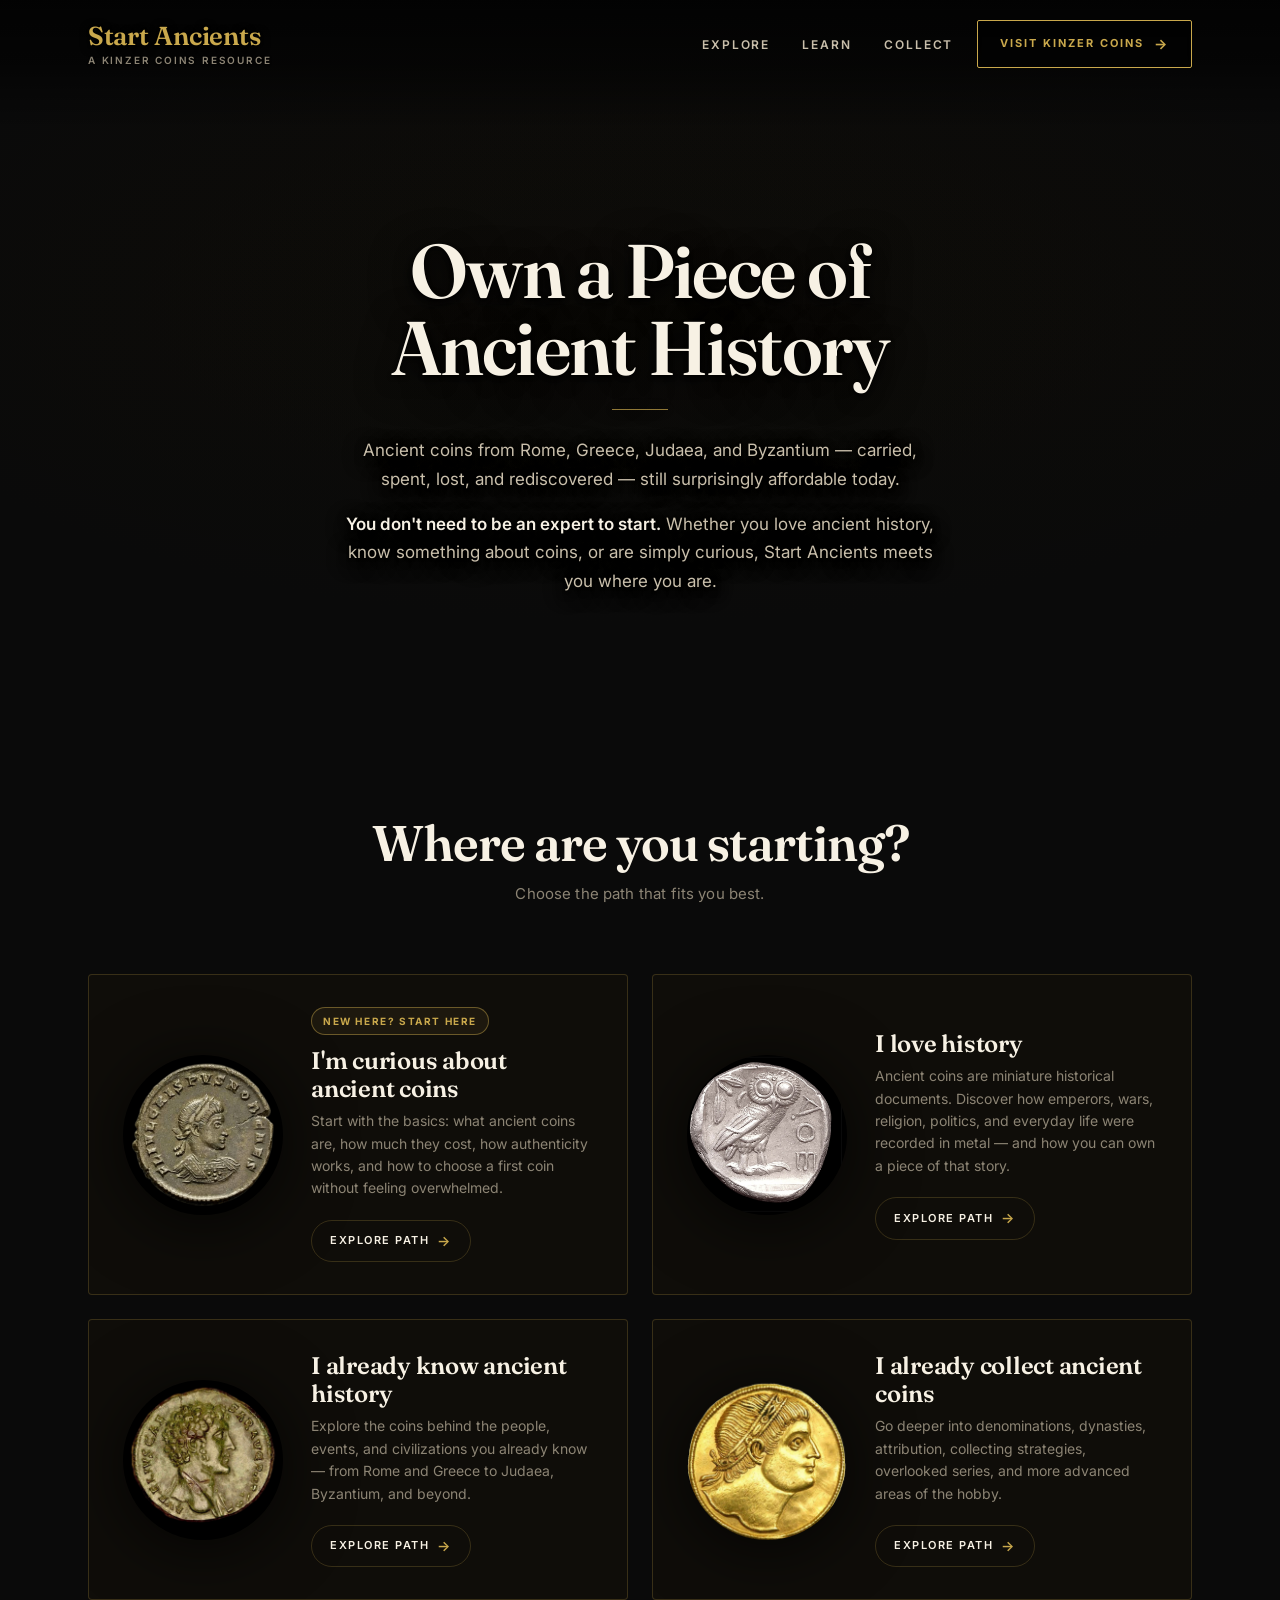
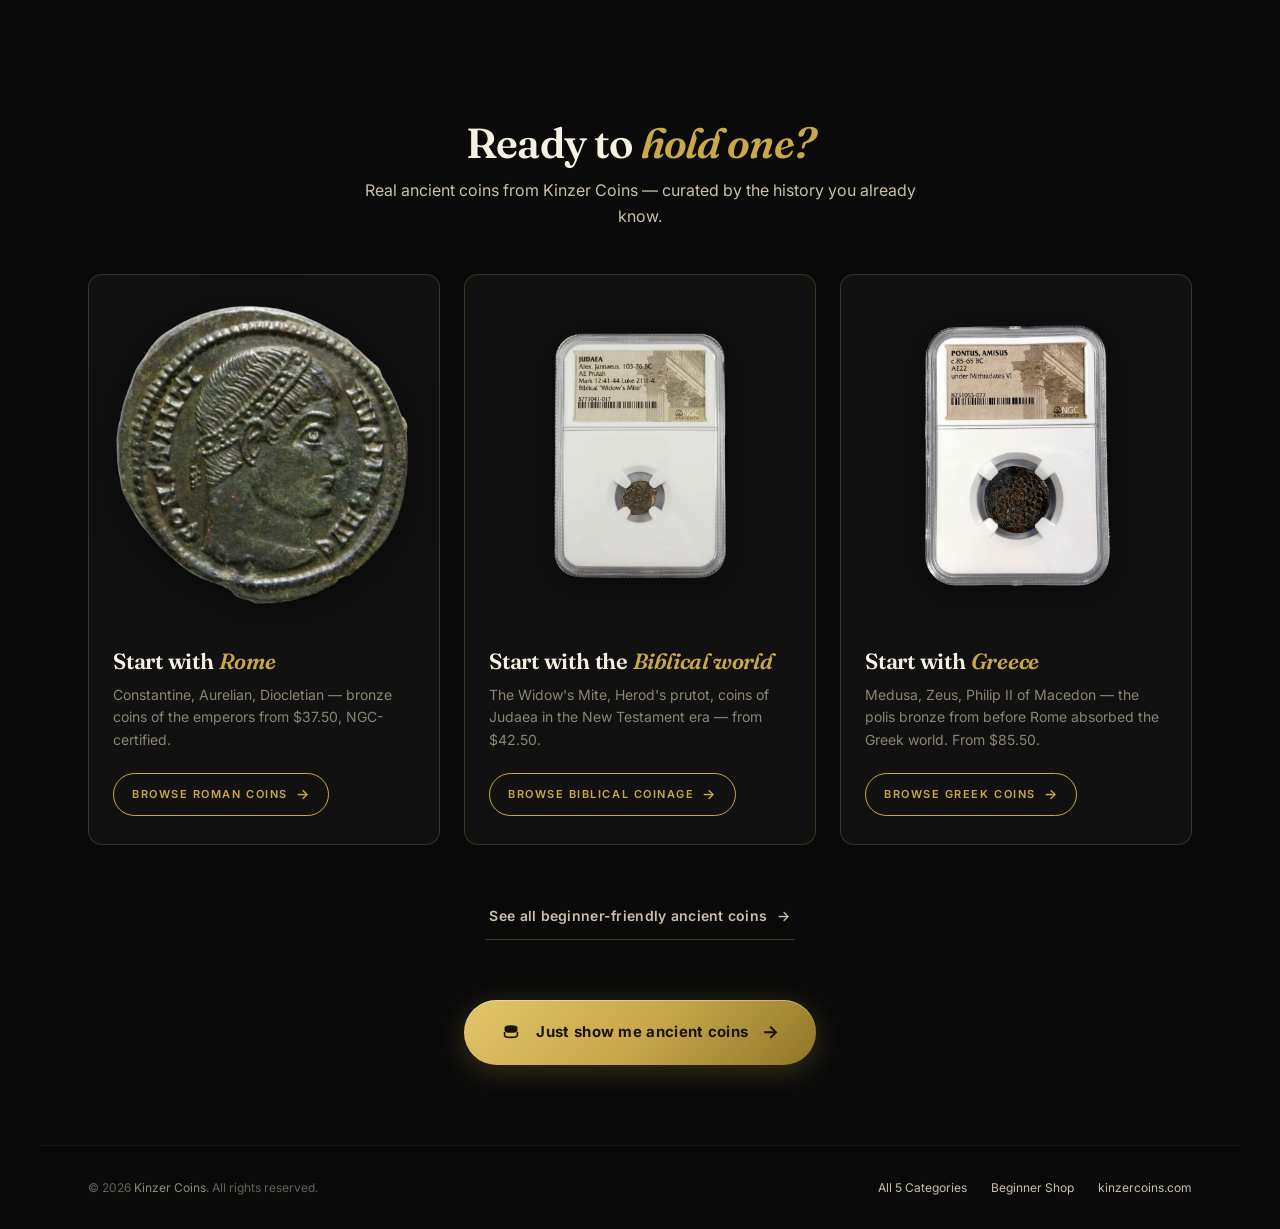
<file: index.html>
<!DOCTYPE html>
<html lang="en">
<head>
  <meta charset="UTF-8"/>
  <meta name="viewport" content="width=device-width,initial-scale=1.0"/>
  <title>Start Ancients — A Kinzer Coins Resource</title>
  <meta name="description" content="Own a piece of ancient history. Real coins from Rome, Greece, Judaea, Byzantium and beyond — still surprisingly affordable. A guided discovery engine for history fans, beginners, and collectors."/>
  <link rel="canonical" href="https://startancients.com/"/>

  <link rel="icon" type="image/png" href="logo.png"/>
  <link rel="apple-touch-icon" href="logo.png"/>

  <meta property="og:title" content="Start Ancients — A Kinzer Coins Resource"/>
  <meta property="og:description" content="Own a piece of ancient history. Real coins from Rome, Greece, Judaea, Byzantium and beyond — still surprisingly affordable. Where are you starting?"/>
  <meta property="og:image" content="https://startancients.com/logo.png"/>
  <meta property="og:type" content="website"/>
  <meta property="og:url" content="https://startancients.com/"/>
  <meta property="og:site_name" content="Kinzer Coins"/>

  <meta name="twitter:card" content="summary_large_image"/>
  <meta name="twitter:title" content="Start Ancients — A Kinzer Coins Resource"/>
  <meta name="twitter:description" content="Own a piece of ancient history. Real coins from Rome, Greece, Judaea, Byzantium and beyond — still surprisingly affordable. Where are you starting?"/>
  <meta name="twitter:image" content="https://startancients.com/logo.png"/>

  <script type="application/ld+json">
  {
    "@context": "https://schema.org",
    "@graph": [
      {"@type":"Organization","@id":"https://kinzercoins.com/#organization","name":"Kinzer Coins","url":"https://kinzercoins.com/","logo":{"@type":"ImageObject","url":"https://startancients.com/logo.png"},"foundingDate":"2022","sameAs":["https://startancients.com/"]},
      {"@type":"WebSite","@id":"https://startancients.com/#website","url":"https://startancients.com/","name":"Start Ancients","description":"A guided discovery engine for ancient coin collecting, curated by Kinzer Coins.","publisher":{"@id":"https://kinzercoins.com/#organization"},"inLanguage":"en"},
      {"@type":"WebPage","@id":"https://startancients.com/#webpage","url":"https://startancients.com/","name":"Start Ancients — A Kinzer Coins Resource","isPartOf":{"@id":"https://startancients.com/#website"},"about":{"@id":"https://kinzercoins.com/#organization"},"inLanguage":"en"}
    ]
  }
  </script>

  <link rel="preconnect" href="https://fonts.googleapis.com"/>
  <link rel="preconnect" href="https://fonts.gstatic.com" crossorigin/>
  <link href="https://fonts.googleapis.com/css2?family=Fraunces:opsz,wght@9..144,400;9..144,600;9..144,800&family=Inter:wght@400;500;600;700&display=swap" rel="stylesheet"/>
  <link rel="preconnect" href="https://d8j0ntlcm91z4.cloudfront.net" crossorigin/>
  <link rel="preconnect" href="https://kinzercoins.com" crossorigin/>
  <link rel="preload" as="image" href="/assets/coins/love-history.jpeg"/>
  <link rel="preload" as="image" href="/assets/coins/curious.png"/>
  <link rel="preload" as="image" href="/assets/coins/know-history.jpeg"/>
  <link rel="preload" as="image" href="/assets/coins/collect.png"/>

<style>
/* ═══════ TOKENS ══════════════════════════════════════════════ */
:root{
  --bg:    #0A0A0A;
  --bg2:   #111;
  --bg3:   #171716;
  --ink:   #F7F1E4;
  --ink2:  #C9BFAB;
  --ink3:  #8C8474;
  --ink4:  #5A5449;
  --gold:  #C9A84C;
  --gold2: #E4C46A;
  --gold3: #8E7628;
  --line:  rgba(201,168,76,.22);
  --line2: rgba(255,255,255,.06);
  --serif: 'Fraunces', ui-serif, Georgia, serif;
  --sans:  'Inter', system-ui, -apple-system, Segoe UI, sans-serif;
  --rp:    999px;
  --e1:    cubic-bezier(.16,1,.3,1);
  --g:     clamp(20px, 4vw, 48px);
  --mx:    1200px;
  --nav-h: 88px;
}

*,*::before,*::after{box-sizing:border-box;margin:0;padding:0;}
html{scroll-behavior:smooth;}
body{
  background:var(--bg);color:var(--ink);
  font-family:var(--sans);font-size:16px;line-height:1.6;
  -webkit-font-smoothing:antialiased;
  overflow-x:hidden;
}
img,svg{display:block;max-width:100%;}
a{color:inherit;text-decoration:none;}
button{font:inherit;color:inherit;background:none;border:none;cursor:pointer;}

/* ═══════ HEADER ══════════════════════════════════════════════ */
.head-bg{
  position:absolute;top:0;left:0;right:0;height:130px;z-index:9;pointer-events:none;
  background:linear-gradient(to bottom,rgba(0,0,0,.78) 0%,rgba(0,0,0,.55) 50%,rgba(0,0,0,0) 100%);
}
.head{
  position:absolute;top:0;left:0;right:0;z-index:10;
  padding:20px var(--g);
  display:flex;align-items:center;gap:24px;
  max-width:var(--mx);margin:0 auto;
}
.brand{display:flex;flex-direction:column;line-height:1;min-width:0;flex-shrink:0;}
.brand-name{
  font-family:var(--serif);font-size:26px;font-weight:600;letter-spacing:-.01em;
  color:var(--gold);white-space:nowrap;
  text-shadow:0 1px 3px rgba(0,0,0,.9),0 2px 10px rgba(0,0,0,.7);
}
.brand-sub{
  font-size:10px;font-weight:600;letter-spacing:.18em;text-transform:uppercase;
  color:var(--ink3);margin-top:6px;white-space:nowrap;
  text-shadow:0 1px 2px rgba(0,0,0,.85);
}
.nav{display:flex;gap:32px;margin-left:auto;}
.nav a{
  font-size:12px;font-weight:600;letter-spacing:.16em;text-transform:uppercase;
  color:var(--ink2);transition:color .2s;
}
.nav a:hover{color:var(--gold);}
.cta-visit{
  border:1px solid var(--gold);color:var(--gold);
  padding:12px 22px;border-radius:2px;
  font-size:11px;font-weight:700;letter-spacing:.18em;text-transform:uppercase;
  display:inline-flex;align-items:center;gap:10px;
  transition:background .2s,color .2s;
  white-space:nowrap;flex-shrink:0;
  background:rgba(0,0,0,.35);backdrop-filter:blur(4px);
  text-shadow:0 1px 2px rgba(0,0,0,.85);
}
.cta-visit:hover{background:var(--gold);color:var(--bg);text-shadow:none;}
.cta-visit::after{content:'→';font-size:14px;}
.cta-visit .cta-full{display:inline;}
.cta-visit .cta-short{display:none;}

/* ═══════ HERO ═══════════════════════════════════════════════ */
.hero{
  position:relative;min-height:min(760px,90vh);
  padding:calc(var(--nav-h) + 40px) var(--g) 60px;
  display:flex;align-items:center;justify-content:center;
  overflow:hidden;
  background:
    radial-gradient(ellipse 90% 60% at 50% 40%,rgba(20,15,5,.55) 0%,transparent 70%),
    #0A0A0A;
}
.hero-illust{
  position:absolute;inset:0;
  background-image:url('https://d8j0ntlcm91z4.cloudfront.net/user_3CIwHC9cSeSP5IcEtn4x6k0fty6/hf_20260916_154203_e5c168af-d2f2-4541-8921-5e975635ee38.png');
  background-size:cover;background-position:center;
  opacity:1;
  z-index:0;
}
.hero::after{
  content:'';position:absolute;inset:0;z-index:1;pointer-events:none;
  background:
    radial-gradient(ellipse 55% 45% at 50% 45%,rgba(10,10,10,.55) 0%,transparent 70%),
    linear-gradient(to bottom,rgba(10,10,10,.15) 0%,rgba(10,10,10,.1) 45%,rgba(10,10,10,.92) 100%);
}
.hcon{position:relative;z-index:2;text-align:center;max-width:760px;}
.hh1{
  font-family:var(--serif);
  font-size:clamp(40px,6.2vw,76px);font-weight:600;
  line-height:1.02;letter-spacing:-.02em;color:var(--ink);
  margin-bottom:22px;
  text-shadow:
    0 2px 4px  rgba(0,0,0,.95),
    0 4px 18px rgba(0,0,0,.8),
    0 8px 40px rgba(0,0,0,.55);
}
.hdiv{
  width:56px;height:1px;background:var(--gold);margin:20px auto 26px;opacity:.7;
  box-shadow:0 0 12px rgba(0,0,0,.6);
}
.hlead{
  font-size:clamp(15px,1.4vw,17px);color:var(--ink2);
  max-width:600px;margin:0 auto 16px;line-height:1.7;
  text-shadow:
    0 1px 3px  rgba(0,0,0,.95),
    0 2px 10px rgba(0,0,0,.85),
    0 4px 22px rgba(0,0,0,.6);
}
.hlead:last-child{margin-bottom:0;}
.hlead strong{color:var(--ink);font-weight:600;}

/* Section header above the 4 path cards */
.paths-intro{
  padding:56px var(--g) 8px;
  max-width:var(--mx);margin:0 auto;
  text-align:center;
}
.paths-h2{
  font-family:var(--serif);
  font-size:clamp(30px,4vw,50px);font-weight:600;
  line-height:1.08;letter-spacing:-.02em;color:var(--ink);
  margin-bottom:12px;
}
.paths-sub{
  color:var(--ink3);font-size:15px;letter-spacing:.01em;
}

/* ═══════ PATH GRID ══════════════════════════════════════════ */
.paths{
  padding:60px var(--g) 40px;
  max-width:var(--mx);margin:0 auto;
  display:grid;grid-template-columns:1fr 1fr;
  gap:24px;
}
.path{
  position:relative;
  background:rgba(20,17,10,.55);
  border:1px solid var(--line);
  border-radius:4px;
  padding:32px 34px;
  display:grid;grid-template-columns:160px 1fr;gap:28px;align-items:center;
  transition:border-color .3s var(--e1),transform .3s var(--e1),background .3s var(--e1);
  overflow:hidden;
}
.path::before{
  content:'';position:absolute;inset:0;z-index:0;pointer-events:none;
  background:radial-gradient(ellipse 60% 100% at 0% 50%,rgba(201,168,76,.06),transparent 70%);
  opacity:0;transition:opacity .3s;
}
.path:hover{border-color:rgba(201,168,76,.45);background:rgba(24,20,12,.7);}
.path:hover::before{opacity:1;}
.path-img{
  position:relative;z-index:1;
  width:160px;height:160px;
  display:flex;align-items:center;justify-content:center;
  background:radial-gradient(circle,rgba(255,255,255,.04) 0%,transparent 65%);
}
.path-img img{
  max-width:100%;max-height:100%;
  border-radius:50%;
  filter:drop-shadow(0 8px 34px rgba(0,0,0,.75));
  object-fit:cover;
  width:100%;height:100%;
  transform-origin:50% 50%;
  animation:coin-sway 8s ease-in-out infinite;
  will-change:transform;
  backface-visibility:hidden;
}
/* Stagger each card so they don't move in lockstep */
.paths .path:nth-child(1) .path-img img{animation-delay:0s;}
.paths .path:nth-child(2) .path-img img{animation-delay:-2s;}
.paths .path:nth-child(3) .path-img img{animation-delay:-4s;}
.paths .path:nth-child(4) .path-img img{animation-delay:-6s;}
@keyframes coin-sway{
  0%,100%{transform:perspective(1000px) rotateY(-32deg) rotateX(4deg);}
  50%    {transform:perspective(1000px) rotateY(32deg)  rotateX(-4deg);}
}
/* Pause the sway on hover so the visitor gets a clean look at the coin */
.path:hover .path-img img{animation-play-state:paused;transform:perspective(1000px) rotateY(0deg);transition:transform .5s cubic-bezier(.16,1,.3,1);}
@media (prefers-reduced-motion:reduce){
  .path-img img{animation:none;transform:none;}
}
.path-body{position:relative;z-index:1;}
.path-badge{
  display:inline-block;
  font-size:10px;font-weight:700;letter-spacing:.16em;text-transform:uppercase;
  color:var(--gold);
  padding:5px 11px;
  border:1px solid rgba(201,168,76,.45);
  border-radius:999px;
  background:rgba(201,168,76,.08);
  margin-bottom:12px;
  white-space:nowrap;
}
.path-title{
  font-family:var(--serif);font-size:24px;font-weight:600;
  line-height:1.15;color:var(--ink);margin-bottom:8px;letter-spacing:-.01em;
}
.path-desc{
  font-size:14px;color:var(--ink3);line-height:1.6;margin-bottom:20px;
  max-width:360px;
}
.path-btn{
  display:inline-flex;align-items:center;gap:8px;
  border:1px solid var(--line);color:var(--ink);
  padding:9px 18px;border-radius:var(--rp);
  font-size:11px;font-weight:600;letter-spacing:.14em;text-transform:uppercase;
  transition:border-color .2s,color .2s,background .2s;
}
.path-btn::after{content:'→';font-size:14px;color:var(--gold);}
.path:hover .path-btn{border-color:var(--gold);color:var(--gold);}
.path:hover .path-btn::after{transform:translateX(2px);}

/* ═══════ SHOP CTA ═══════════════════════════════════════════ */
.shop-cta-wrap{
  padding:20px var(--g) 80px;
  display:flex;justify-content:center;
}
.shop-cta{
  display:inline-flex;align-items:center;gap:14px;
  background:linear-gradient(135deg,var(--gold2) 0%,var(--gold) 50%,var(--gold3) 100%);
  color:#1a1408;font-weight:700;letter-spacing:.02em;
  padding:18px 36px;border-radius:var(--rp);
  font-size:15px;
  box-shadow:0 6px 30px rgba(201,168,76,.25),inset 0 1px 0 rgba(255,255,255,.35);
  transition:transform .2s,box-shadow .2s;
}
.shop-cta::before{
  content:'';width:22px;height:22px;
  background:currentColor;
  -webkit-mask:url("data:image/svg+xml;utf8,<svg xmlns='http://www.w3.org/2000/svg' viewBox='0 0 24 24' fill='currentColor'><ellipse cx='12' cy='7' rx='7' ry='2.4'/><path d='M5 7v3.5c0 1.3 3.1 2.4 7 2.4s7-1.1 7-2.4V7'/><path d='M5 12v3.5c0 1.3 3.1 2.4 7 2.4s7-1.1 7-2.4V12' fill='none' stroke='currentColor' stroke-width='1.8'/></svg>") center/contain no-repeat;
          mask:url("data:image/svg+xml;utf8,<svg xmlns='http://www.w3.org/2000/svg' viewBox='0 0 24 24' fill='currentColor'><ellipse cx='12' cy='7' rx='7' ry='2.4'/><path d='M5 7v3.5c0 1.3 3.1 2.4 7 2.4s7-1.1 7-2.4V7'/><path d='M5 12v3.5c0 1.3 3.1 2.4 7 2.4s7-1.1 7-2.4V12' fill='none' stroke='currentColor' stroke-width='1.8'/></svg>") center/contain no-repeat;
}
.shop-cta::after{content:'→';font-size:18px;}
.shop-cta:hover{transform:translateY(-2px);box-shadow:0 10px 36px rgba(201,168,76,.35),inset 0 1px 0 rgba(255,255,255,.35);}

/* ═══════ SHOP PREVIEW MODULE ══════════════════════════════ */
.shop-preview{
  padding:80px var(--g) 40px;
  max-width:var(--mx);
  margin:0 auto;
}
.shop-preview-head{
  text-align:center;margin-bottom:44px;
}
.shop-preview-h2{
  font-family:var(--serif);font-size:clamp(30px,4vw,42px);font-weight:600;
  color:var(--ink);letter-spacing:-.02em;line-height:1.1;
  margin-bottom:12px;
}
.shop-preview-h2 em{color:var(--gold);font-style:italic;}
.shop-preview-sub{
  font-size:16px;color:var(--ink2);
  max-width:560px;margin:0 auto;
}
.shop-preview-grid{
  display:grid;grid-template-columns:repeat(3,1fr);
  gap:24px;margin-bottom:40px;
}
.shop-card{
  display:flex;flex-direction:column;
  background:var(--bg2);
  border:1px solid var(--line);
  border-radius:14px;
  overflow:hidden;
  transition:transform .3s var(--e1),border-color .2s,background .2s;
  color:var(--ink);
}
.shop-card:hover{
  border-color:rgba(201,168,76,.5);
  background:rgba(24,20,12,.75);
  transform:translateY(-3px);
}
.shop-card-img{
  aspect-ratio:1/1;
  background:transparent;
  display:flex;align-items:center;justify-content:center;
  padding:28px 22px 16px;
}
.shop-card-img img{
  max-width:100%;max-height:100%;
  object-fit:contain;
  display:block;
  filter:drop-shadow(0 6px 18px rgba(0,0,0,.55));
  transition:transform .5s var(--e1);
}
.shop-card:hover .shop-card-img img{transform:translateY(-4px) scale(1.02);}
.shop-card-body{
  padding:24px 24px 28px;
  display:flex;flex-direction:column;flex:1;
}
.shop-card-title{
  font-family:var(--serif);font-size:22px;font-weight:600;
  color:var(--ink);letter-spacing:-.01em;line-height:1.15;
  margin-bottom:10px;
}
.shop-card-title em{color:var(--gold);font-style:italic;}
.shop-card-desc{
  font-size:14px;color:var(--ink3);line-height:1.6;
  margin-bottom:22px;flex:1;
}
.shop-card-cta{
  display:inline-flex;align-items:center;gap:8px;
  border:1px solid var(--gold);color:var(--gold);
  padding:9px 18px;border-radius:var(--rp);
  font-size:11px;font-weight:600;letter-spacing:.14em;text-transform:uppercase;
  align-self:flex-start;
  transition:background .2s,color .2s;
}
.shop-card-cta::after{content:'→';font-size:14px;}
.shop-card:hover .shop-card-cta{background:var(--gold);color:#1a1408;}
.shop-preview-foot{text-align:center;padding-top:8px;}
.shop-preview-all{
  display:inline-flex;align-items:center;gap:10px;
  font-size:14px;font-weight:600;color:var(--ink2);
  letter-spacing:.02em;
  padding:12px 4px;
  border-bottom:1px solid rgba(201,168,76,.28);
  transition:color .2s,border-color .2s;
}
.shop-preview-all:hover{color:var(--gold);border-color:var(--gold);}
@media (max-width: 820px){
  .shop-preview{padding:56px var(--g) 24px;}
  .shop-preview-grid{grid-template-columns:1fr;gap:18px;}
  .shop-card-img{aspect-ratio:auto;height:220px;padding:18px;}
}

/* ═══════ FOOTER ═════════════════════════════════════════════ */
.foot{
  border-top:1px solid var(--line2);
  padding:32px var(--g);
  display:flex;align-items:center;justify-content:space-between;flex-wrap:wrap;gap:16px;
  max-width:var(--mx);margin:0 auto;
  font-size:12px;color:var(--ink3);
}
.foot a{color:var(--ink2);}
.foot a:hover{color:var(--gold);}
.foot-links{display:flex;gap:24px;flex-wrap:wrap;}
.foot-copy{opacity:.7;}

/* ═══════ RESPONSIVE ════════════════════════════════════════ */
@media (max-width:900px){
  .nav{display:none;}
  .head{padding:18px var(--g);}
  .paths{grid-template-columns:1fr;gap:16px;}
  .path{grid-template-columns:100px 1fr;gap:20px;padding:24px 22px;}
  .path-img{width:100px;height:100px;}
  .path-title{font-size:20px;}
}
@media (max-width:520px){
  .brand-sub{display:none;}
  .brand-name{font-size:22px;}
  .cta-visit{padding:9px 12px;font-size:10px;letter-spacing:.12em;gap:6px;}
  .cta-visit .cta-full{display:none;}
  .cta-visit .cta-short{display:inline;}
  .head{padding:14px var(--g);gap:12px;}
  .hero{min-height:70vh;padding-top:calc(var(--nav-h));}
  .hh1{font-size:clamp(36px,10vw,52px);}
  .path{grid-template-columns:1fr;text-align:left;padding:22px;}
  .path-img{margin-bottom:6px;width:80px;height:80px;}
}
/* Touch: no sticky hover */
@media (hover:none) and (pointer:coarse){
  .path:hover,.cta-visit:hover,.shop-cta:hover{transform:none;}
}
/* A11y focus */
:focus{outline:none;}
a:focus-visible,button:focus-visible{outline:2px solid var(--gold);outline-offset:3px;border-radius:6px;}
@media (prefers-reduced-motion:reduce){*,*::before,*::after{animation-duration:.001s!important;transition-duration:.001s!important;}}
</style>
</head>
<body>

<div class="head-bg" aria-hidden="true"></div>
<header class="head">
  <a href="/" class="brand" aria-label="Start Ancients — home">
    <span class="brand-name">Start Ancients</span>
    <span class="brand-sub">A Kinzer Coins Resource</span>
  </a>
  <nav class="nav" aria-label="Main navigation">
    <a href="/categories">Explore</a>
    <a href="/history-through-coins">Learn</a>
    <a href="/collector">Collect</a>
  </nav>
  <a href="https://kinzercoins.com" target="_blank" rel="noopener" class="cta-visit"><span class="cta-full">Visit Kinzer Coins</span><span class="cta-short">Visit Shop</span></a>
</header>

<section class="hero" aria-labelledby="hero-heading">
  <div class="hero-illust" aria-hidden="true"></div>
  <div class="hcon">
    <h1 class="hh1" id="hero-heading">Own a Piece of<br>Ancient History</h1>
    <div class="hdiv" aria-hidden="true"></div>
    <p class="hlead">Ancient coins from Rome, Greece, Judaea, and Byzantium — carried, spent, lost, and rediscovered — still surprisingly affordable today.</p>
    <p class="hlead"><strong>You don't need to be an expert to start.</strong> Whether you love ancient history, know something about coins, or are simply curious, Start Ancients meets you where you are.</p>
  </div>
</section>

<section class="paths-intro" aria-labelledby="paths-heading">
  <h2 class="paths-h2" id="paths-heading">Where are you starting?</h2>
  <p class="paths-sub">Choose the path that fits you best.</p>
</section>

<section class="paths" aria-label="Choose your path">

  <a href="/start-here" class="path">
    <div class="path-img"><img src="/assets/coins/curious.png" alt="Ancient Roman bronze — Crispus, son of Constantine" loading="eager" decoding="async"/></div>
    <div class="path-body">
      <div class="path-badge">New here? Start here</div>
      <div class="path-title">I'm curious about ancient coins</div>
      <p class="path-desc">Start with the basics: what ancient coins are, how much they cost, how authenticity works, and how to choose a first coin without feeling overwhelmed.</p>
      <span class="path-btn">Explore path</span>
    </div>
  </a>

  <a href="/love-history" class="path">
    <div class="path-img"><img src="/assets/coins/love-history.jpeg" alt="Athenian silver tetradrachm — Owl of Athena" loading="eager" decoding="async"/></div>
    <div class="path-body">
      <div class="path-title">I love history</div>
      <p class="path-desc">Ancient coins are miniature historical documents. Discover how emperors, wars, religion, politics, and everyday life were recorded in metal — and how you can own a piece of that story.</p>
      <span class="path-btn">Explore path</span>
    </div>
  </a>

  <a href="/history-through-coins" class="path">
    <div class="path-img"><img src="/assets/coins/know-history.jpeg" alt="Ancient Roman bronze — Marcus Aurelius as Caesar" loading="eager" decoding="async"/></div>
    <div class="path-body">
      <div class="path-title">I already know ancient history</div>
      <p class="path-desc">Explore the coins behind the people, events, and civilizations you already know — from Rome and Greece to Judaea, Byzantium, and beyond.</p>
      <span class="path-btn">Explore path</span>
    </div>
  </a>

  <a href="/collector" class="path">
    <div class="path-img"><img src="/assets/coins/collect.png" alt="Ancient gold coin — laureled imperial portrait" loading="eager" decoding="async"/></div>
    <div class="path-body">
      <div class="path-title">I already collect ancient coins</div>
      <p class="path-desc">Go deeper into denominations, dynasties, attribution, collecting strategies, overlooked series, and more advanced areas of the hobby.</p>
      <span class="path-btn">Explore path</span>
    </div>
  </a>

</section>

<section class="shop-preview" aria-labelledby="shop-preview-heading">
  <div class="shop-preview-head">
    <h2 class="shop-preview-h2" id="shop-preview-heading">Ready to <em>hold one?</em></h2>
    <p class="shop-preview-sub">Real ancient coins from Kinzer Coins — curated by the history you already know.</p>
  </div>

  <div class="shop-preview-grid">

    <a href="https://kinzercoins.com/collections/roman-empire?utm_source=startancients&amp;utm_medium=module&amp;utm_campaign=ready-to-hold&amp;utm_content=rome" target="_blank" rel="noopener" class="shop-card">
      <div class="shop-card-img"><img src="/assets/shop/constantine.png" alt="Constantine the Great NGC-certified Roman bronze coin" loading="lazy" decoding="async"/></div>
      <div class="shop-card-body">
        <div class="shop-card-title">Start with <em>Rome</em></div>
        <p class="shop-card-desc">Constantine, Aurelian, Diocletian — bronze coins of the emperors from $37.50, NGC-certified.</p>
        <span class="shop-card-cta">Browse Roman coins</span>
      </div>
    </a>

    <a href="https://kinzercoins.com/collections/biblical-judaean?utm_source=startancients&amp;utm_medium=module&amp;utm_campaign=ready-to-hold&amp;utm_content=biblical" target="_blank" rel="noopener" class="shop-card">
      <div class="shop-card-img"><img src="/assets/shop/widows-mite.png" alt="Alexander Jannaeus widow's mite Judaean bronze prutah in NGC slab" loading="lazy" decoding="async"/></div>
      <div class="shop-card-body">
        <div class="shop-card-title">Start with the <em>Biblical world</em></div>
        <p class="shop-card-desc">The Widow's Mite, Herod's prutot, coins of Judaea in the New Testament era — from $42.50.</p>
        <span class="shop-card-cta">Browse Biblical coinage</span>
      </div>
    </a>

    <a href="https://kinzercoins.com/collections/greek?utm_source=startancients&amp;utm_medium=module&amp;utm_campaign=ready-to-hold&amp;utm_content=greek" target="_blank" rel="noopener" class="shop-card">
      <div class="shop-card-img"><img src="/assets/shop/medusa.png" alt="Amisos Greek bronze coin featuring Medusa, struck under Mithradates VI, in NGC slab" loading="lazy" decoding="async"/></div>
      <div class="shop-card-body">
        <div class="shop-card-title">Start with <em>Greece</em></div>
        <p class="shop-card-desc">Medusa, Zeus, Philip II of Macedon — the polis bronze from before Rome absorbed the Greek world. From $85.50.</p>
        <span class="shop-card-cta">Browse Greek coins</span>
      </div>
    </a>

  </div>

  <div class="shop-preview-foot">
    <a href="https://kinzercoins.com/collections/im-new-to-ancient-coins?utm_source=startancients&amp;utm_medium=module&amp;utm_campaign=ready-to-hold&amp;utm_content=beginner-shop-all" target="_blank" rel="noopener" class="shop-preview-all">
      See all beginner-friendly ancient coins <span aria-hidden="true">→</span>
    </a>
  </div>
</section>

<div class="shop-cta-wrap">
  <a href="https://kinzercoins.com/collections/im-new-to-ancient-coins" target="_blank" rel="noopener" class="shop-cta">
    Just show me ancient coins
  </a>
</div>

<footer class="foot" role="contentinfo">
  <div class="foot-copy">&copy; 2026 <a href="https://kinzercoins.com" target="_blank" rel="noopener">Kinzer Coins</a>. All rights reserved.</div>
  <nav class="foot-links" aria-label="Footer navigation">
    <a href="/categories">All 5 Categories</a>
    <a href="https://kinzercoins.com/collections/im-new-to-ancient-coins" target="_blank" rel="noopener">Beginner Shop</a>
    <a href="https://kinzercoins.com" target="_blank" rel="noopener">kinzercoins.com</a>
  </nav>
</footer>

</body>
</html>
</file>
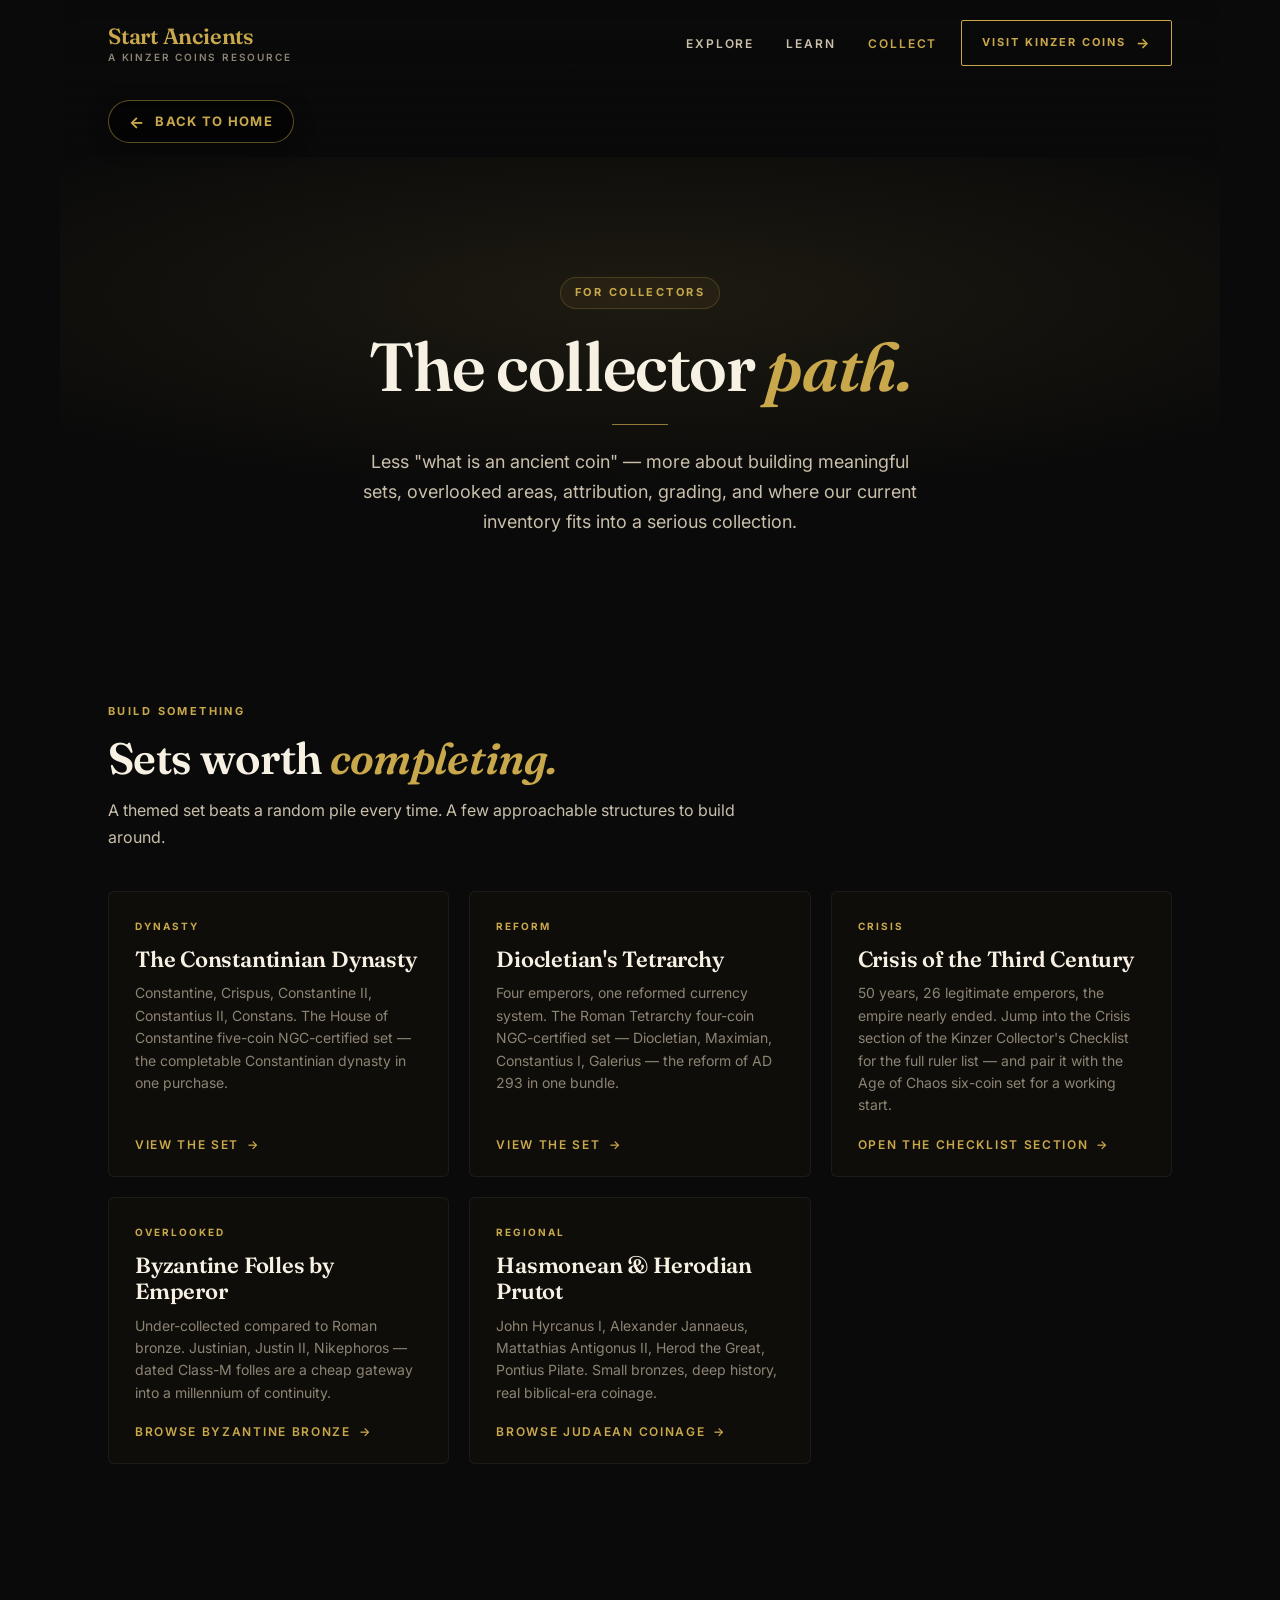
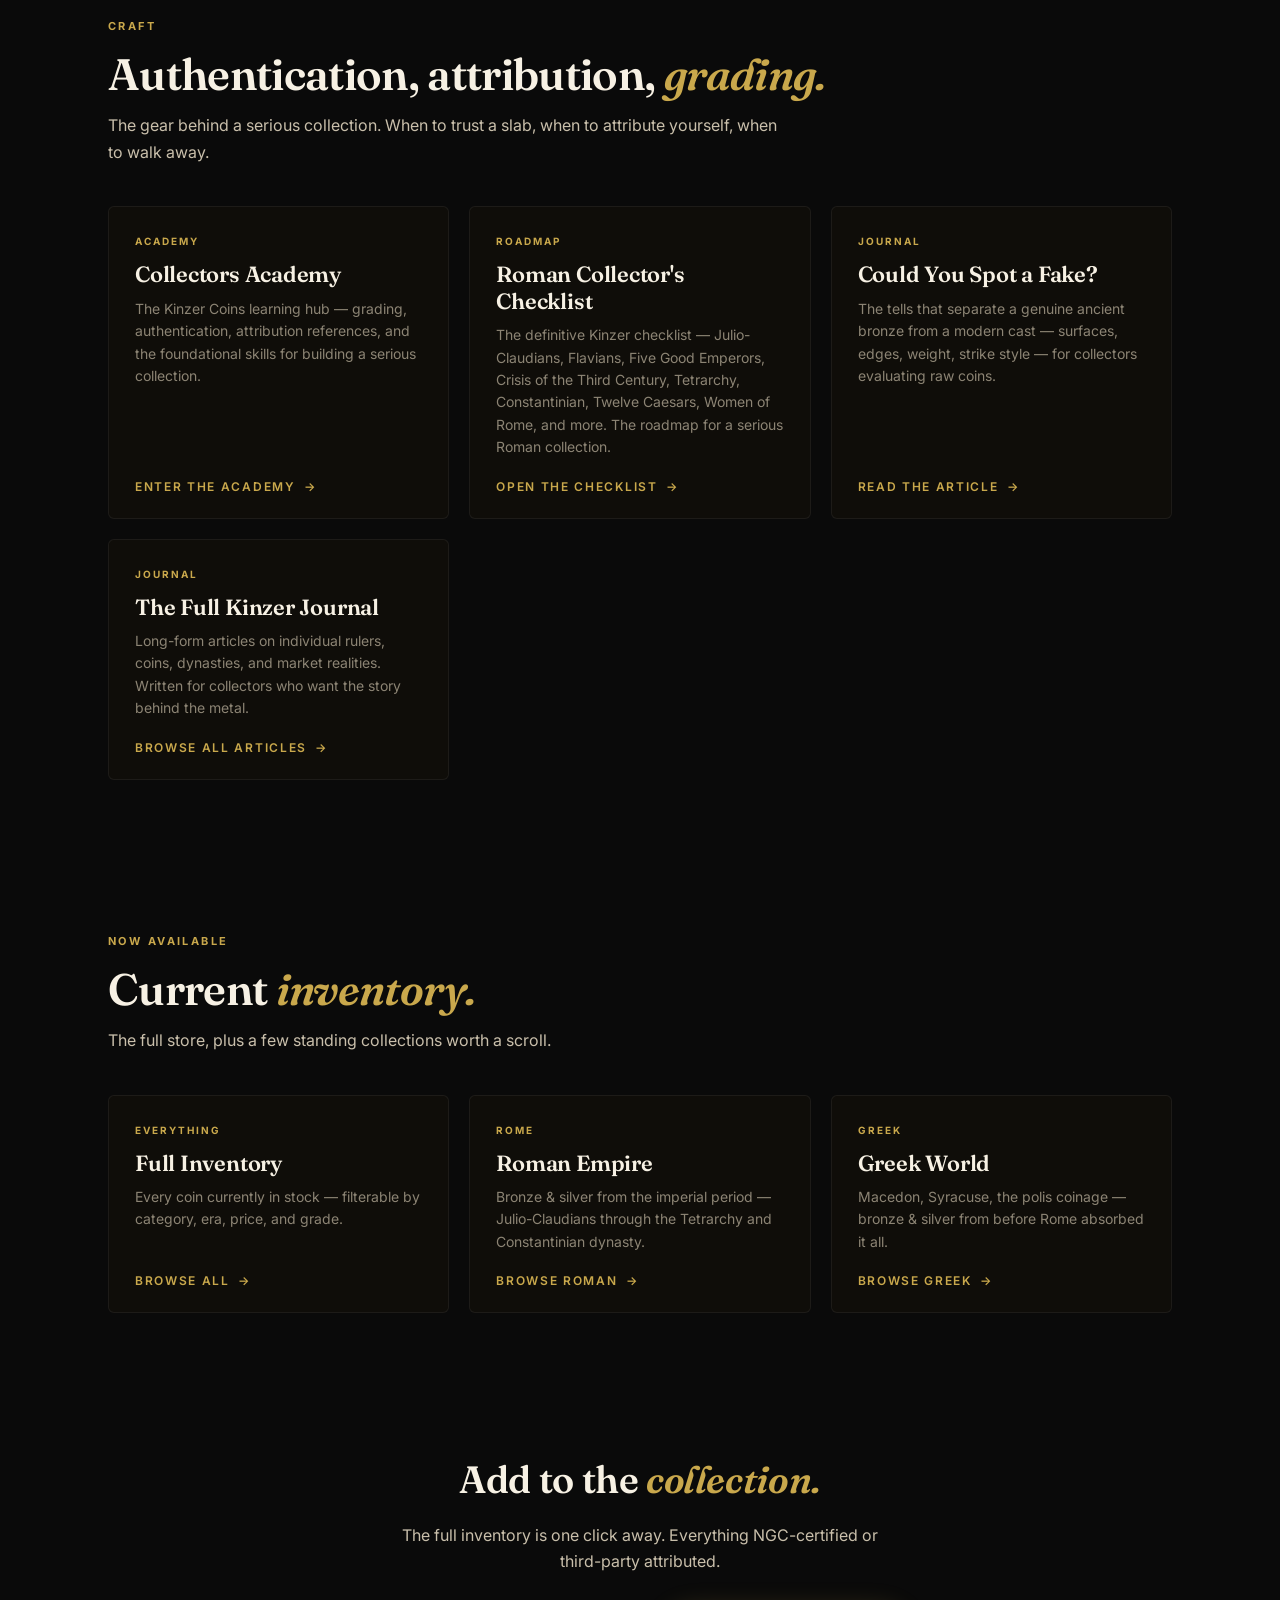
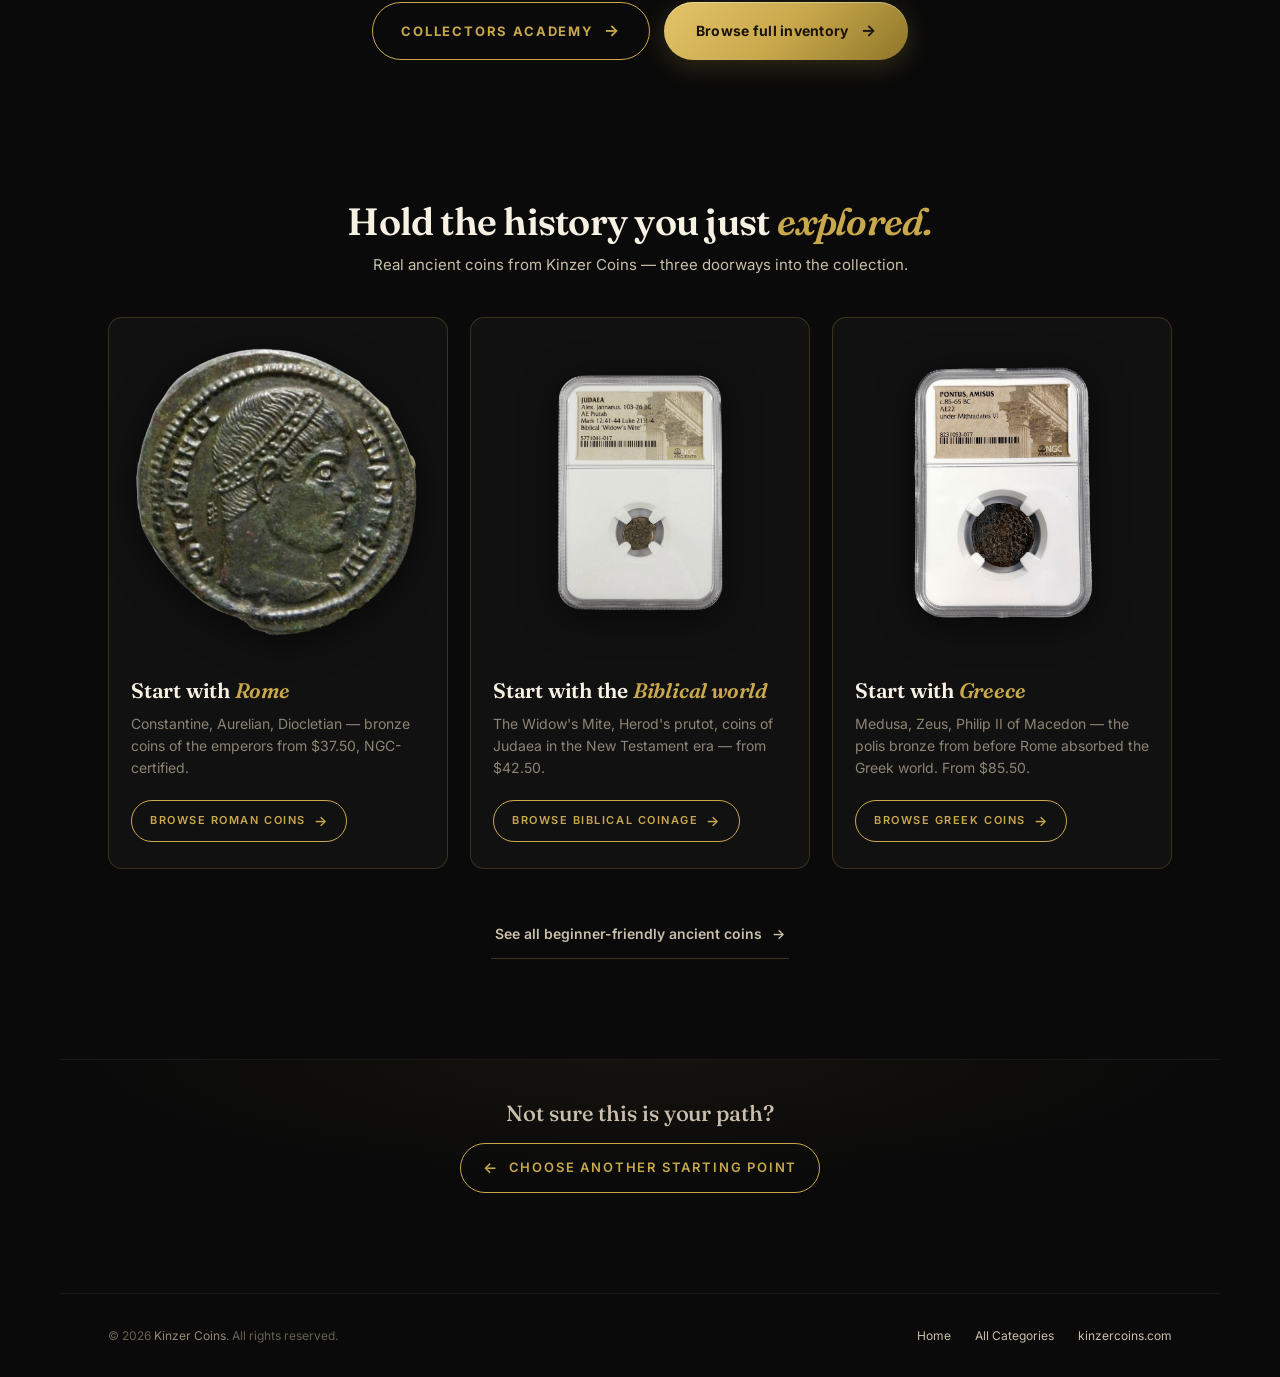
<file: collector.html>
<!DOCTYPE html>
<html lang="en">
<head>
  <meta charset="UTF-8"/>
  <meta name="viewport" content="width=device-width,initial-scale=1.0"/>
  <title>The Collector Path | Start Ancients</title>
  <meta name="description" content="For collectors already in the hobby. Building meaningful sets, overlooked collecting areas, denominations, dynasties, provincials, attribution, authentication, and grading."/>
  <link rel="canonical" href="https://startancients.com/collector"/>
  <link rel="icon" type="image/png" href="/logo.png"/>
  <meta property="og:title" content="The Collector Path"/>
  <meta property="og:description" content="Building meaningful sets, overlooked areas, and going deeper into the hobby."/>
  <meta property="og:image" content="https://startancients.com/logo.png"/>
  <meta property="og:type" content="website"/>
  <meta property="og:url" content="https://startancients.com/collector"/>
  <meta property="og:site_name" content="Kinzer Coins"/>
  <link rel="preconnect" href="https://fonts.googleapis.com"/>
  <link rel="preconnect" href="https://fonts.gstatic.com" crossorigin/>
  <link href="https://fonts.googleapis.com/css2?family=Fraunces:opsz,wght@9..144,400;9..144,600;9..144,800&family=Inter:wght@400;500;600;700&display=swap" rel="stylesheet"/>
  <link rel="stylesheet" href="/assets/paths.css"/>
</head>
<body>

<header class="head">
  <a href="/" class="brand" aria-label="Start Ancients — home">
    <span class="brand-name">Start Ancients</span>
    <span class="brand-sub">A Kinzer Coins Resource</span>
  </a>
  <nav class="nav" aria-label="Main navigation">
    <a href="/categories">Explore</a>
    <a href="/history-through-coins">Learn</a>
    <a href="/collector" class="active">Collect</a>
  </nav>
  <a href="https://kinzercoins.com" target="_blank" rel="noopener" class="cta-visit"><span class="cta-full">Visit Kinzer Coins</span><span class="cta-short">Visit Shop</span></a>
</header>

<div class="back"><a href="/">Back to Home</a></div>

<section class="phero" aria-labelledby="ph1">
  <div class="phero-inner">
    <div class="pkicker">For collectors</div>
    <h1 class="ph1" id="ph1">The collector <em>path.</em></h1>
    <div class="pdiv" aria-hidden="true"></div>
    <p class="psub">Less "what is an ancient coin" — more about building meaningful sets, overlooked areas, attribution, grading, and where our current inventory fits into a serious collection.</p>
  </div>
</section>

<section class="sec" aria-labelledby="build-heading">
  <div class="sec-lbl">Build Something</div>
  <h2 class="sec-h2" id="build-heading">Sets worth <em>completing.</em></h2>
  <p class="sec-intro">A themed set beats a random pile every time. A few approachable structures to build around.</p>

  <div class="tgrid">
    <a href="https://kinzercoins.com/products/house-of-constantine-five-ngc-roman-bronze-coins" target="_blank" rel="noopener" class="tcard">
      <div class="tcard-eyebrow">Dynasty</div>
      <div class="tcard-title">The Constantinian Dynasty</div>
      <p class="tcard-desc">Constantine, Crispus, Constantine II, Constantius II, Constans. The House of Constantine five-coin NGC-certified set — the completable Constantinian dynasty in one purchase.</p>
      <span class="tcard-cta">View the set</span>
    </a>
    <a href="https://kinzercoins.com/products/roman-tetrarchy-four-ngc-certified-coins" target="_blank" rel="noopener" class="tcard">
      <div class="tcard-eyebrow">Reform</div>
      <div class="tcard-title">Diocletian's Tetrarchy</div>
      <p class="tcard-desc">Four emperors, one reformed currency system. The Roman Tetrarchy four-coin NGC-certified set — Diocletian, Maximian, Constantius I, Galerius — the reform of AD 293 in one bundle.</p>
      <span class="tcard-cta">View the set</span>
    </a>
    <a href="https://kinzercoins.com/pages/checklist#kc-crisis-third-century" target="_blank" rel="noopener" class="tcard">
      <div class="tcard-eyebrow">Crisis</div>
      <div class="tcard-title">Crisis of the Third Century</div>
      <p class="tcard-desc">50 years, 26 legitimate emperors, the empire nearly ended. Jump into the Crisis section of the Kinzer Collector's Checklist for the full ruler list — and pair it with the Age of Chaos six-coin set for a working start.</p>
      <span class="tcard-cta">Open the Checklist section</span>
    </a>
    <a href="https://kinzercoins.com/collections/byzantine-empire" target="_blank" rel="noopener" class="tcard">
      <div class="tcard-eyebrow">Overlooked</div>
      <div class="tcard-title">Byzantine Folles by Emperor</div>
      <p class="tcard-desc">Under-collected compared to Roman bronze. Justinian, Justin II, Nikephoros — dated Class-M folles are a cheap gateway into a millennium of continuity.</p>
      <span class="tcard-cta">Browse Byzantine bronze</span>
    </a>
    <a href="https://kinzercoins.com/collections/biblical-judaean" target="_blank" rel="noopener" class="tcard">
      <div class="tcard-eyebrow">Regional</div>
      <div class="tcard-title">Hasmonean &amp; Herodian Prutot</div>
      <p class="tcard-desc">John Hyrcanus I, Alexander Jannaeus, Mattathias Antigonus II, Herod the Great, Pontius Pilate. Small bronzes, deep history, real biblical-era coinage.</p>
      <span class="tcard-cta">Browse Judaean coinage</span>
    </a>
  </div>
</section>

<section class="sec" aria-labelledby="craft-heading">
  <div class="sec-lbl">Craft</div>
  <h2 class="sec-h2" id="craft-heading">Authentication, attribution, <em>grading.</em></h2>
  <p class="sec-intro">The gear behind a serious collection. When to trust a slab, when to attribute yourself, when to walk away.</p>

  <div class="tgrid">
    <a href="https://kinzercoins.com/pages/collectors-academy" target="_blank" rel="noopener" class="tcard">
      <div class="tcard-eyebrow">Academy</div>
      <div class="tcard-title">Collectors Academy</div>
      <p class="tcard-desc">The Kinzer Coins learning hub — grading, authentication, attribution references, and the foundational skills for building a serious collection.</p>
      <span class="tcard-cta">Enter the Academy</span>
    </a>
    <a href="https://kinzercoins.com/pages/checklist" target="_blank" rel="noopener" class="tcard">
      <div class="tcard-eyebrow">Roadmap</div>
      <div class="tcard-title">Roman Collector's Checklist</div>
      <p class="tcard-desc">The definitive Kinzer checklist — Julio-Claudians, Flavians, Five Good Emperors, Crisis of the Third Century, Tetrarchy, Constantinian, Twelve Caesars, Women of Rome, and more. The roadmap for a serious Roman collection.</p>
      <span class="tcard-cta">Open the Checklist</span>
    </a>
    <a href="https://kinzercoins.com/blogs/kinzer-coins-journal/could-you-spot-a-fake-ancient-coin" target="_blank" rel="noopener" class="tcard">
      <div class="tcard-eyebrow">Journal</div>
      <div class="tcard-title">Could You Spot a Fake?</div>
      <p class="tcard-desc">The tells that separate a genuine ancient bronze from a modern cast — surfaces, edges, weight, strike style — for collectors evaluating raw coins.</p>
      <span class="tcard-cta">Read the article</span>
    </a>
    <a href="https://kinzercoins.com/blogs/kinzer-coins-journal" target="_blank" rel="noopener" class="tcard">
      <div class="tcard-eyebrow">Journal</div>
      <div class="tcard-title">The Full Kinzer Journal</div>
      <p class="tcard-desc">Long-form articles on individual rulers, coins, dynasties, and market realities. Written for collectors who want the story behind the metal.</p>
      <span class="tcard-cta">Browse all articles</span>
    </a>
  </div>
</section>

<section class="sec" aria-labelledby="inventory-heading">
  <div class="sec-lbl">Now Available</div>
  <h2 class="sec-h2" id="inventory-heading">Current <em>inventory.</em></h2>
  <p class="sec-intro">The full store, plus a few standing collections worth a scroll.</p>

  <div class="tgrid">
    <a href="https://kinzercoins.com/collections/all" target="_blank" rel="noopener" class="tcard">
      <div class="tcard-eyebrow">Everything</div>
      <div class="tcard-title">Full Inventory</div>
      <p class="tcard-desc">Every coin currently in stock — filterable by category, era, price, and grade.</p>
      <span class="tcard-cta">Browse all</span>
    </a>
    <a href="https://kinzercoins.com/collections/roman-empire" target="_blank" rel="noopener" class="tcard">
      <div class="tcard-eyebrow">Rome</div>
      <div class="tcard-title">Roman Empire</div>
      <p class="tcard-desc">Bronze &amp; silver from the imperial period — Julio-Claudians through the Tetrarchy and Constantinian dynasty.</p>
      <span class="tcard-cta">Browse Roman</span>
    </a>
    <a href="https://kinzercoins.com/collections/greek" target="_blank" rel="noopener" class="tcard">
      <div class="tcard-eyebrow">Greek</div>
      <div class="tcard-title">Greek World</div>
      <p class="tcard-desc">Macedon, Syracuse, the polis coinage — bronze &amp; silver from before Rome absorbed it all.</p>
      <span class="tcard-cta">Browse Greek</span>
    </a>
  </div>
</section>

<section class="pcta">
  <div class="pcta-h">Add to the <em>collection.</em></div>
  <p class="pcta-sub">The full inventory is one click away. Everything NGC-certified or third-party attributed.</p>
  <div class="pcta-btns">
    <a href="https://kinzercoins.com/pages/collectors-academy" target="_blank" rel="noopener" class="btn-ghost">Collectors Academy</a>
    <a href="https://kinzercoins.com/collections/all" target="_blank" rel="noopener" class="btn-gold">Browse full inventory</a>
  </div>
</section>

<section class="shop-preview" aria-labelledby="shop-preview-heading">
  <div class="shop-preview-head">
    <h2 class="shop-preview-h2" id="shop-preview-heading">Hold the history you just <em>explored.</em></h2>
    <p class="shop-preview-sub">Real ancient coins from Kinzer Coins — three doorways into the collection.</p>
  </div>
  <div class="shop-preview-grid">
    <a href="https://kinzercoins.com/collections/roman-empire?utm_source=startancients&amp;utm_medium=module&amp;utm_campaign=hold-history&amp;utm_content=collector_rome" target="_blank" rel="noopener" class="shop-card">
      <div class="shop-card-img"><img src="/assets/shop/constantine.png" alt="Constantine the Great NGC-certified Roman bronze coin" loading="lazy" decoding="async"/></div>
      <div class="shop-card-body">
        <div class="shop-card-title">Start with <em>Rome</em></div>
        <p class="shop-card-desc">Constantine, Aurelian, Diocletian — bronze coins of the emperors from $37.50, NGC-certified.</p>
        <span class="shop-card-cta">Browse Roman coins</span>
      </div>
    </a>
    <a href="https://kinzercoins.com/collections/biblical-judaean?utm_source=startancients&amp;utm_medium=module&amp;utm_campaign=hold-history&amp;utm_content=collector_biblical" target="_blank" rel="noopener" class="shop-card">
      <div class="shop-card-img"><img src="/assets/shop/widows-mite.png" alt="Alexander Jannaeus widow's mite Judaean bronze prutah in NGC slab" loading="lazy" decoding="async"/></div>
      <div class="shop-card-body">
        <div class="shop-card-title">Start with the <em>Biblical world</em></div>
        <p class="shop-card-desc">The Widow's Mite, Herod's prutot, coins of Judaea in the New Testament era — from $42.50.</p>
        <span class="shop-card-cta">Browse Biblical coinage</span>
      </div>
    </a>
    <a href="https://kinzercoins.com/collections/greek?utm_source=startancients&amp;utm_medium=module&amp;utm_campaign=hold-history&amp;utm_content=collector_greek" target="_blank" rel="noopener" class="shop-card">
      <div class="shop-card-img"><img src="/assets/shop/medusa.png" alt="Amisos Greek bronze coin featuring Medusa, struck under Mithradates VI, in NGC slab" loading="lazy" decoding="async"/></div>
      <div class="shop-card-body">
        <div class="shop-card-title">Start with <em>Greece</em></div>
        <p class="shop-card-desc">Medusa, Zeus, Philip II of Macedon — the polis bronze from before Rome absorbed the Greek world. From $85.50.</p>
        <span class="shop-card-cta">Browse Greek coins</span>
      </div>
    </a>
  </div>
  <div class="shop-preview-foot">
    <a href="https://kinzercoins.com/collections/im-new-to-ancient-coins?utm_source=startancients&amp;utm_medium=module&amp;utm_campaign=hold-history&amp;utm_content=collector_beginner-all" target="_blank" rel="noopener" class="shop-preview-all">
      See all beginner-friendly ancient coins <span aria-hidden="true">→</span>
    </a>
  </div>
</section>

<section class="reroute" aria-label="Choose another path">
  <p class="reroute-q">Not sure this is your path?</p>
  <a href="/#paths-heading" class="reroute-cta">Choose another starting point</a>
</section>

<footer class="foot" role="contentinfo">
  <div class="foot-copy">&copy; 2026 <a href="https://kinzercoins.com" target="_blank" rel="noopener">Kinzer Coins</a>. All rights reserved.</div>
  <nav class="foot-links" aria-label="Footer">
    <a href="/">Home</a>
    <a href="/categories">All Categories</a>
    <a href="https://kinzercoins.com" target="_blank" rel="noopener">kinzercoins.com</a>
  </nav>
</footer>

</body>
</html>
</file>
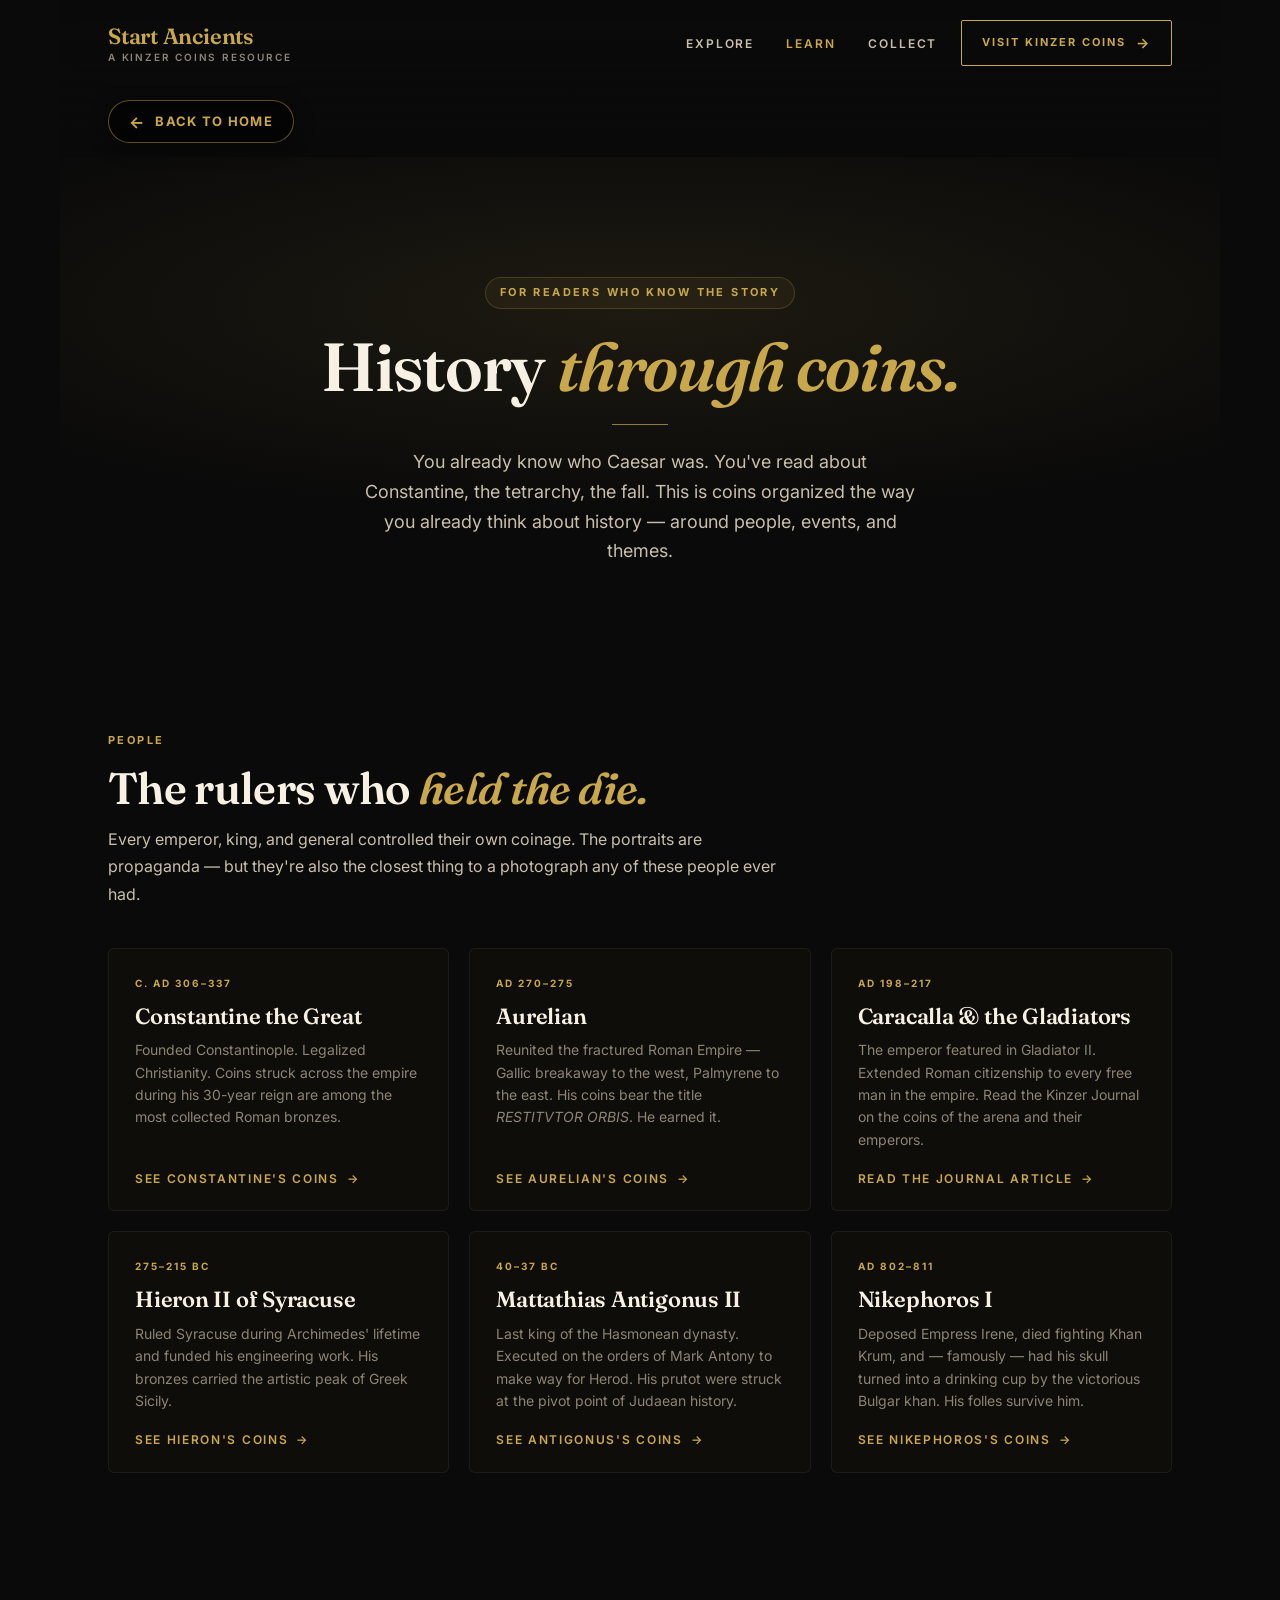
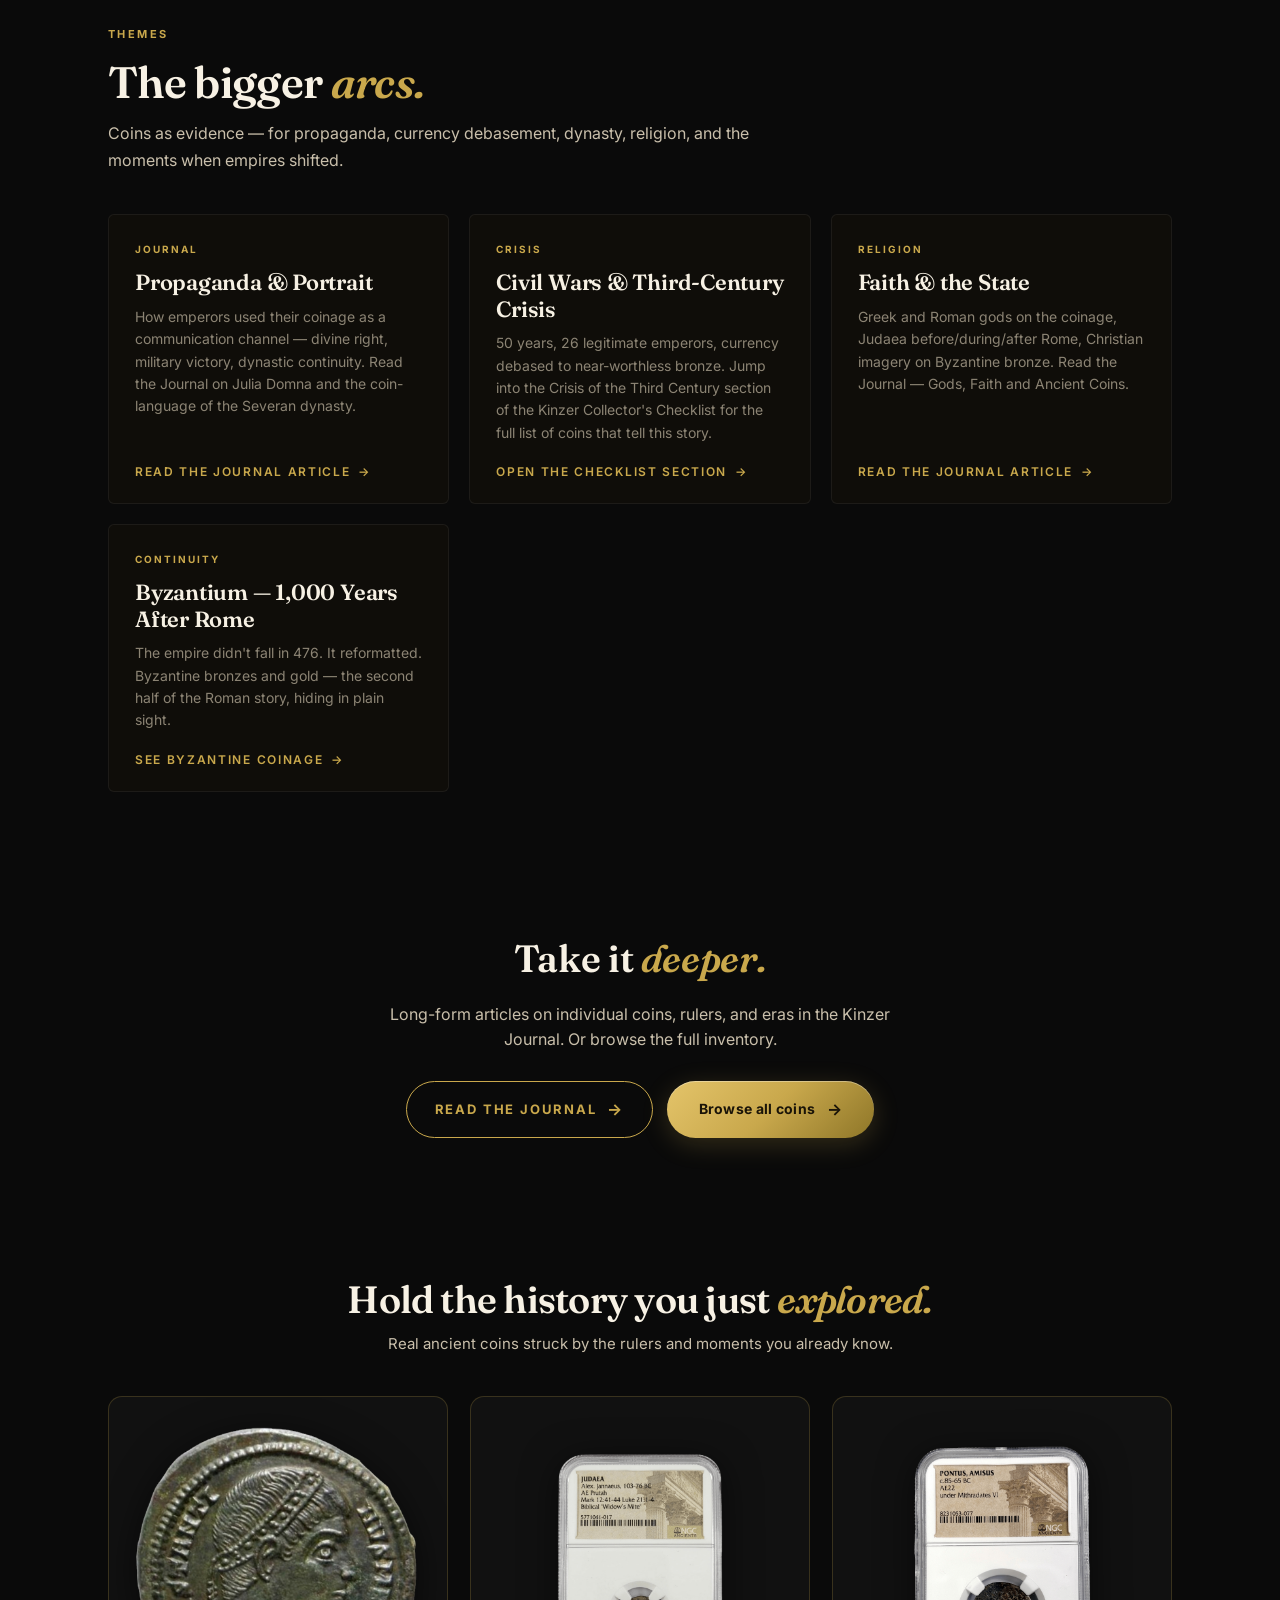
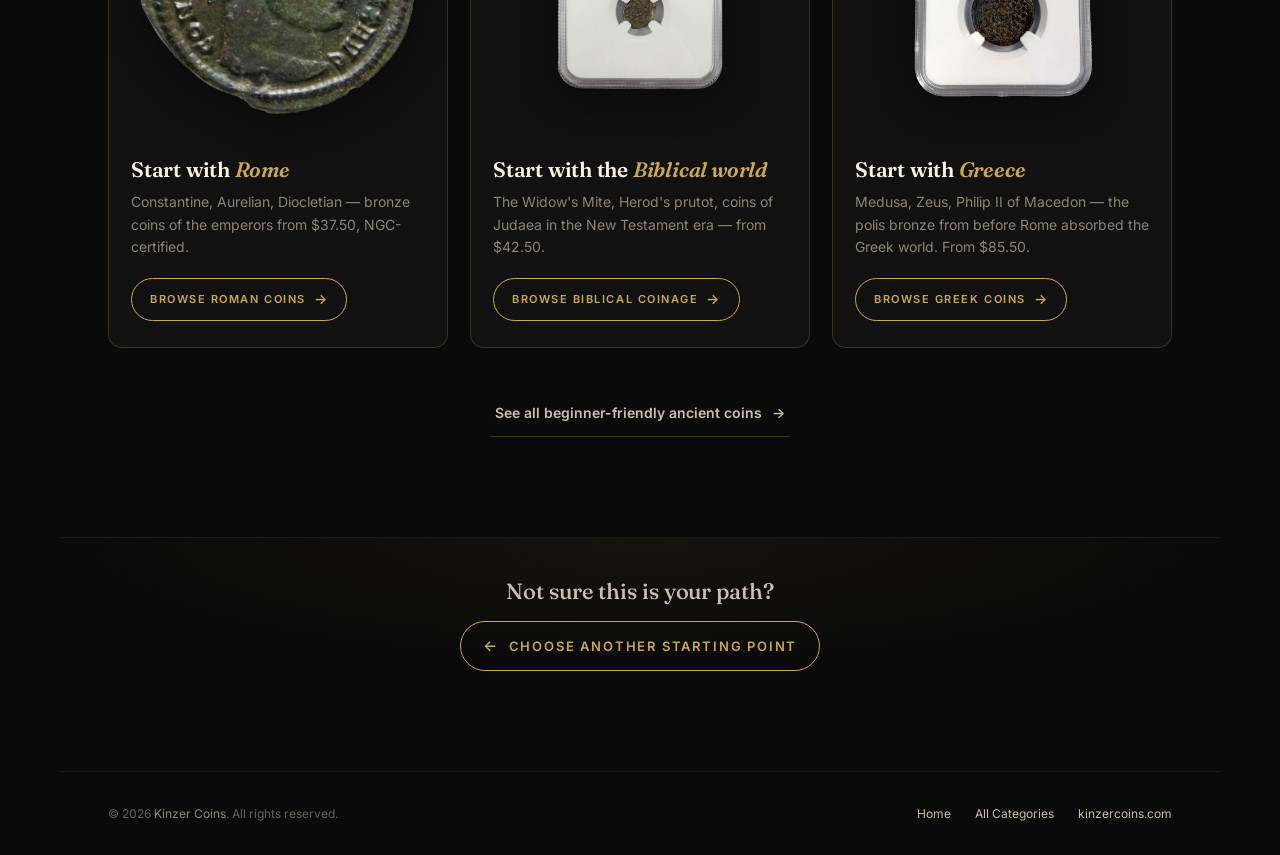
<file: history-through-coins.html>
<!DOCTYPE html>
<html lang="en">
<head>
  <meta charset="UTF-8"/>
  <meta name="viewport" content="width=device-width,initial-scale=1.0"/>
  <title>History Through Coins | Start Ancients</title>
  <meta name="description" content="For readers who already know the history. Coins organized by the people, events, and themes you already care about — Caesar, Constantine, the civil wars, religion, propaganda, economic crisis."/>
  <link rel="canonical" href="https://startancients.com/history-through-coins"/>
  <link rel="icon" type="image/png" href="/logo.png"/>
  <meta property="og:title" content="History Through Coins"/>
  <meta property="og:description" content="Coins organized by the people, events, and themes you already care about."/>
  <meta property="og:image" content="https://startancients.com/logo.png"/>
  <meta property="og:type" content="website"/>
  <meta property="og:url" content="https://startancients.com/history-through-coins"/>
  <meta property="og:site_name" content="Kinzer Coins"/>
  <link rel="preconnect" href="https://fonts.googleapis.com"/>
  <link rel="preconnect" href="https://fonts.gstatic.com" crossorigin/>
  <link href="https://fonts.googleapis.com/css2?family=Fraunces:opsz,wght@9..144,400;9..144,600;9..144,800&family=Inter:wght@400;500;600;700&display=swap" rel="stylesheet"/>
  <link rel="stylesheet" href="/assets/paths.css"/>
</head>
<body>

<header class="head">
  <a href="/" class="brand" aria-label="Start Ancients — home">
    <span class="brand-name">Start Ancients</span>
    <span class="brand-sub">A Kinzer Coins Resource</span>
  </a>
  <nav class="nav" aria-label="Main navigation">
    <a href="/categories">Explore</a>
    <a href="/history-through-coins" class="active">Learn</a>
    <a href="/collector">Collect</a>
  </nav>
  <a href="https://kinzercoins.com" target="_blank" rel="noopener" class="cta-visit"><span class="cta-full">Visit Kinzer Coins</span><span class="cta-short">Visit Shop</span></a>
</header>

<div class="back"><a href="/">Back to Home</a></div>

<section class="phero" aria-labelledby="ph1">
  <div class="phero-inner">
    <div class="pkicker">For readers who know the story</div>
    <h1 class="ph1" id="ph1">History <em>through coins.</em></h1>
    <div class="pdiv" aria-hidden="true"></div>
    <p class="psub">You already know who Caesar was. You've read about Constantine, the tetrarchy, the fall. This is coins organized the way you already think about history — around people, events, and themes.</p>
  </div>
</section>

<section class="sec" aria-labelledby="people-heading">
  <div class="sec-lbl">People</div>
  <h2 class="sec-h2" id="people-heading">The rulers who <em>held the die.</em></h2>
  <p class="sec-intro">Every emperor, king, and general controlled their own coinage. The portraits are propaganda — but they're also the closest thing to a photograph any of these people ever had.</p>

  <div class="tgrid">
    <a href="https://kinzercoins.com/products/constantine-great-ngc-bronze" target="_blank" rel="noopener" class="tcard">
      <div class="tcard-eyebrow">c. AD 306–337</div>
      <div class="tcard-title">Constantine the Great</div>
      <p class="tcard-desc">Founded Constantinople. Legalized Christianity. Coins struck across the empire during his 30-year reign are among the most collected Roman bronzes.</p>
      <span class="tcard-cta">See Constantine's coins</span>
    </a>
    <a href="https://kinzercoins.com/products/aurelian-roman-antoninianus-ngc-certified" target="_blank" rel="noopener" class="tcard">
      <div class="tcard-eyebrow">AD 270–275</div>
      <div class="tcard-title">Aurelian</div>
      <p class="tcard-desc">Reunited the fractured Roman Empire — Gallic breakaway to the west, Palmyrene to the east. His coins bear the title <em>RESTITVTOR ORBIS</em>. He earned it.</p>
      <span class="tcard-cta">See Aurelian's coins</span>
    </a>
    <a href="https://kinzercoins.com/blogs/kinzer-coins-journal/coins-of-the-gladiators-ancient-romes-arena-on-coins" target="_blank" rel="noopener" class="tcard">
      <div class="tcard-eyebrow">AD 198–217</div>
      <div class="tcard-title">Caracalla &amp; the Gladiators</div>
      <p class="tcard-desc">The emperor featured in Gladiator II. Extended Roman citizenship to every free man in the empire. Read the Kinzer Journal on the coins of the arena and their emperors.</p>
      <span class="tcard-cta">Read the Journal article</span>
    </a>
    <a href="https://kinzercoins.com/products/ancient-greece-sicily-syracuse-hieron-ii-275-215-bce-patron-of-archimides-bronze-unit" target="_blank" rel="noopener" class="tcard">
      <div class="tcard-eyebrow">275–215 BC</div>
      <div class="tcard-title">Hieron II of Syracuse</div>
      <p class="tcard-desc">Ruled Syracuse during Archimedes' lifetime and funded his engineering work. His bronzes carried the artistic peak of Greek Sicily.</p>
      <span class="tcard-cta">See Hieron's coins</span>
    </a>
    <a href="https://kinzercoins.com/products/mattathias-antigonus-ii-last-hasmonean-king-ngc-certified" target="_blank" rel="noopener" class="tcard">
      <div class="tcard-eyebrow">40–37 BC</div>
      <div class="tcard-title">Mattathias Antigonus II</div>
      <p class="tcard-desc">Last king of the Hasmonean dynasty. Executed on the orders of Mark Antony to make way for Herod. His prutot were struck at the pivot point of Judaean history.</p>
      <span class="tcard-cta">See Antigonus's coins</span>
    </a>
    <a href="https://kinzercoins.com/products/nicephorus-i-bronze-byzantine-empire-ad-802-811" target="_blank" rel="noopener" class="tcard">
      <div class="tcard-eyebrow">AD 802–811</div>
      <div class="tcard-title">Nikephoros I</div>
      <p class="tcard-desc">Deposed Empress Irene, died fighting Khan Krum, and — famously — had his skull turned into a drinking cup by the victorious Bulgar khan. His folles survive him.</p>
      <span class="tcard-cta">See Nikephoros's coins</span>
    </a>
  </div>
</section>

<section class="sec" aria-labelledby="themes-heading">
  <div class="sec-lbl">Themes</div>
  <h2 class="sec-h2" id="themes-heading">The bigger <em>arcs.</em></h2>
  <p class="sec-intro">Coins as evidence — for propaganda, currency debasement, dynasty, religion, and the moments when empires shifted.</p>

  <div class="tgrid">
    <a href="https://kinzercoins.com/blogs/kinzer-coins-journal/julia-domna-coins-septimius-severus-caracalla-severan-dynasty" target="_blank" rel="noopener" class="tcard">
      <div class="tcard-eyebrow">Journal</div>
      <div class="tcard-title">Propaganda &amp; Portrait</div>
      <p class="tcard-desc">How emperors used their coinage as a communication channel — divine right, military victory, dynastic continuity. Read the Journal on Julia Domna and the coin-language of the Severan dynasty.</p>
      <span class="tcard-cta">Read the Journal article</span>
    </a>
    <a href="https://kinzercoins.com/pages/checklist#kc-crisis-third-century" target="_blank" rel="noopener" class="tcard">
      <div class="tcard-eyebrow">Crisis</div>
      <div class="tcard-title">Civil Wars &amp; Third-Century Crisis</div>
      <p class="tcard-desc">50 years, 26 legitimate emperors, currency debased to near-worthless bronze. Jump into the Crisis of the Third Century section of the Kinzer Collector's Checklist for the full list of coins that tell this story.</p>
      <span class="tcard-cta">Open the Checklist section</span>
    </a>
    <a href="https://kinzercoins.com/blogs/kinzer-coins-journal/gods-faith-and-ancient-coins" target="_blank" rel="noopener" class="tcard">
      <div class="tcard-eyebrow">Religion</div>
      <div class="tcard-title">Faith &amp; the State</div>
      <p class="tcard-desc">Greek and Roman gods on the coinage, Judaea before/during/after Rome, Christian imagery on Byzantine bronze. Read the Journal — Gods, Faith and Ancient Coins.</p>
      <span class="tcard-cta">Read the Journal article</span>
    </a>
    <a href="https://kinzercoins.com/collections/byzantine-empire" target="_blank" rel="noopener" class="tcard">
      <div class="tcard-eyebrow">Continuity</div>
      <div class="tcard-title">Byzantium — 1,000 Years After Rome</div>
      <p class="tcard-desc">The empire didn't fall in 476. It reformatted. Byzantine bronzes and gold — the second half of the Roman story, hiding in plain sight.</p>
      <span class="tcard-cta">See Byzantine coinage</span>
    </a>
  </div>
</section>

<section class="pcta">
  <div class="pcta-h">Take it <em>deeper.</em></div>
  <p class="pcta-sub">Long-form articles on individual coins, rulers, and eras in the Kinzer Journal. Or browse the full inventory.</p>
  <div class="pcta-btns">
    <a href="https://kinzercoins.com/blogs/kinzer-coins-journal" target="_blank" rel="noopener" class="btn-ghost">Read the Journal</a>
    <a href="https://kinzercoins.com/collections/all" target="_blank" rel="noopener" class="btn-gold">Browse all coins</a>
  </div>
</section>

<section class="shop-preview" aria-labelledby="shop-preview-heading">
  <div class="shop-preview-head">
    <h2 class="shop-preview-h2" id="shop-preview-heading">Hold the history you just <em>explored.</em></h2>
    <p class="shop-preview-sub">Real ancient coins struck by the rulers and moments you already know.</p>
  </div>
  <div class="shop-preview-grid">
    <a href="https://kinzercoins.com/collections/roman-empire?utm_source=startancients&amp;utm_medium=module&amp;utm_campaign=hold-history&amp;utm_content=htc_rome" target="_blank" rel="noopener" class="shop-card">
      <div class="shop-card-img"><img src="/assets/shop/constantine.png" alt="Constantine the Great NGC-certified Roman bronze coin" loading="lazy" decoding="async"/></div>
      <div class="shop-card-body">
        <div class="shop-card-title">Start with <em>Rome</em></div>
        <p class="shop-card-desc">Constantine, Aurelian, Diocletian — bronze coins of the emperors from $37.50, NGC-certified.</p>
        <span class="shop-card-cta">Browse Roman coins</span>
      </div>
    </a>
    <a href="https://kinzercoins.com/collections/biblical-judaean?utm_source=startancients&amp;utm_medium=module&amp;utm_campaign=hold-history&amp;utm_content=htc_biblical" target="_blank" rel="noopener" class="shop-card">
      <div class="shop-card-img"><img src="/assets/shop/widows-mite.png" alt="Alexander Jannaeus widow's mite Judaean bronze prutah in NGC slab" loading="lazy" decoding="async"/></div>
      <div class="shop-card-body">
        <div class="shop-card-title">Start with the <em>Biblical world</em></div>
        <p class="shop-card-desc">The Widow's Mite, Herod's prutot, coins of Judaea in the New Testament era — from $42.50.</p>
        <span class="shop-card-cta">Browse Biblical coinage</span>
      </div>
    </a>
    <a href="https://kinzercoins.com/collections/greek?utm_source=startancients&amp;utm_medium=module&amp;utm_campaign=hold-history&amp;utm_content=htc_greek" target="_blank" rel="noopener" class="shop-card">
      <div class="shop-card-img"><img src="/assets/shop/medusa.png" alt="Amisos Greek bronze coin featuring Medusa, struck under Mithradates VI, in NGC slab" loading="lazy" decoding="async"/></div>
      <div class="shop-card-body">
        <div class="shop-card-title">Start with <em>Greece</em></div>
        <p class="shop-card-desc">Medusa, Zeus, Philip II of Macedon — the polis bronze from before Rome absorbed the Greek world. From $85.50.</p>
        <span class="shop-card-cta">Browse Greek coins</span>
      </div>
    </a>
  </div>
  <div class="shop-preview-foot">
    <a href="https://kinzercoins.com/collections/im-new-to-ancient-coins?utm_source=startancients&amp;utm_medium=module&amp;utm_campaign=hold-history&amp;utm_content=htc_beginner-all" target="_blank" rel="noopener" class="shop-preview-all">
      See all beginner-friendly ancient coins <span aria-hidden="true">→</span>
    </a>
  </div>
</section>

<section class="reroute" aria-label="Choose another path">
  <p class="reroute-q">Not sure this is your path?</p>
  <a href="/#paths-heading" class="reroute-cta">Choose another starting point</a>
</section>

<footer class="foot" role="contentinfo">
  <div class="foot-copy">&copy; 2026 <a href="https://kinzercoins.com" target="_blank" rel="noopener">Kinzer Coins</a>. All rights reserved.</div>
  <nav class="foot-links" aria-label="Footer">
    <a href="/">Home</a>
    <a href="/categories">All Categories</a>
    <a href="https://kinzercoins.com" target="_blank" rel="noopener">kinzercoins.com</a>
  </nav>
</footer>

</body>
</html>
</file>
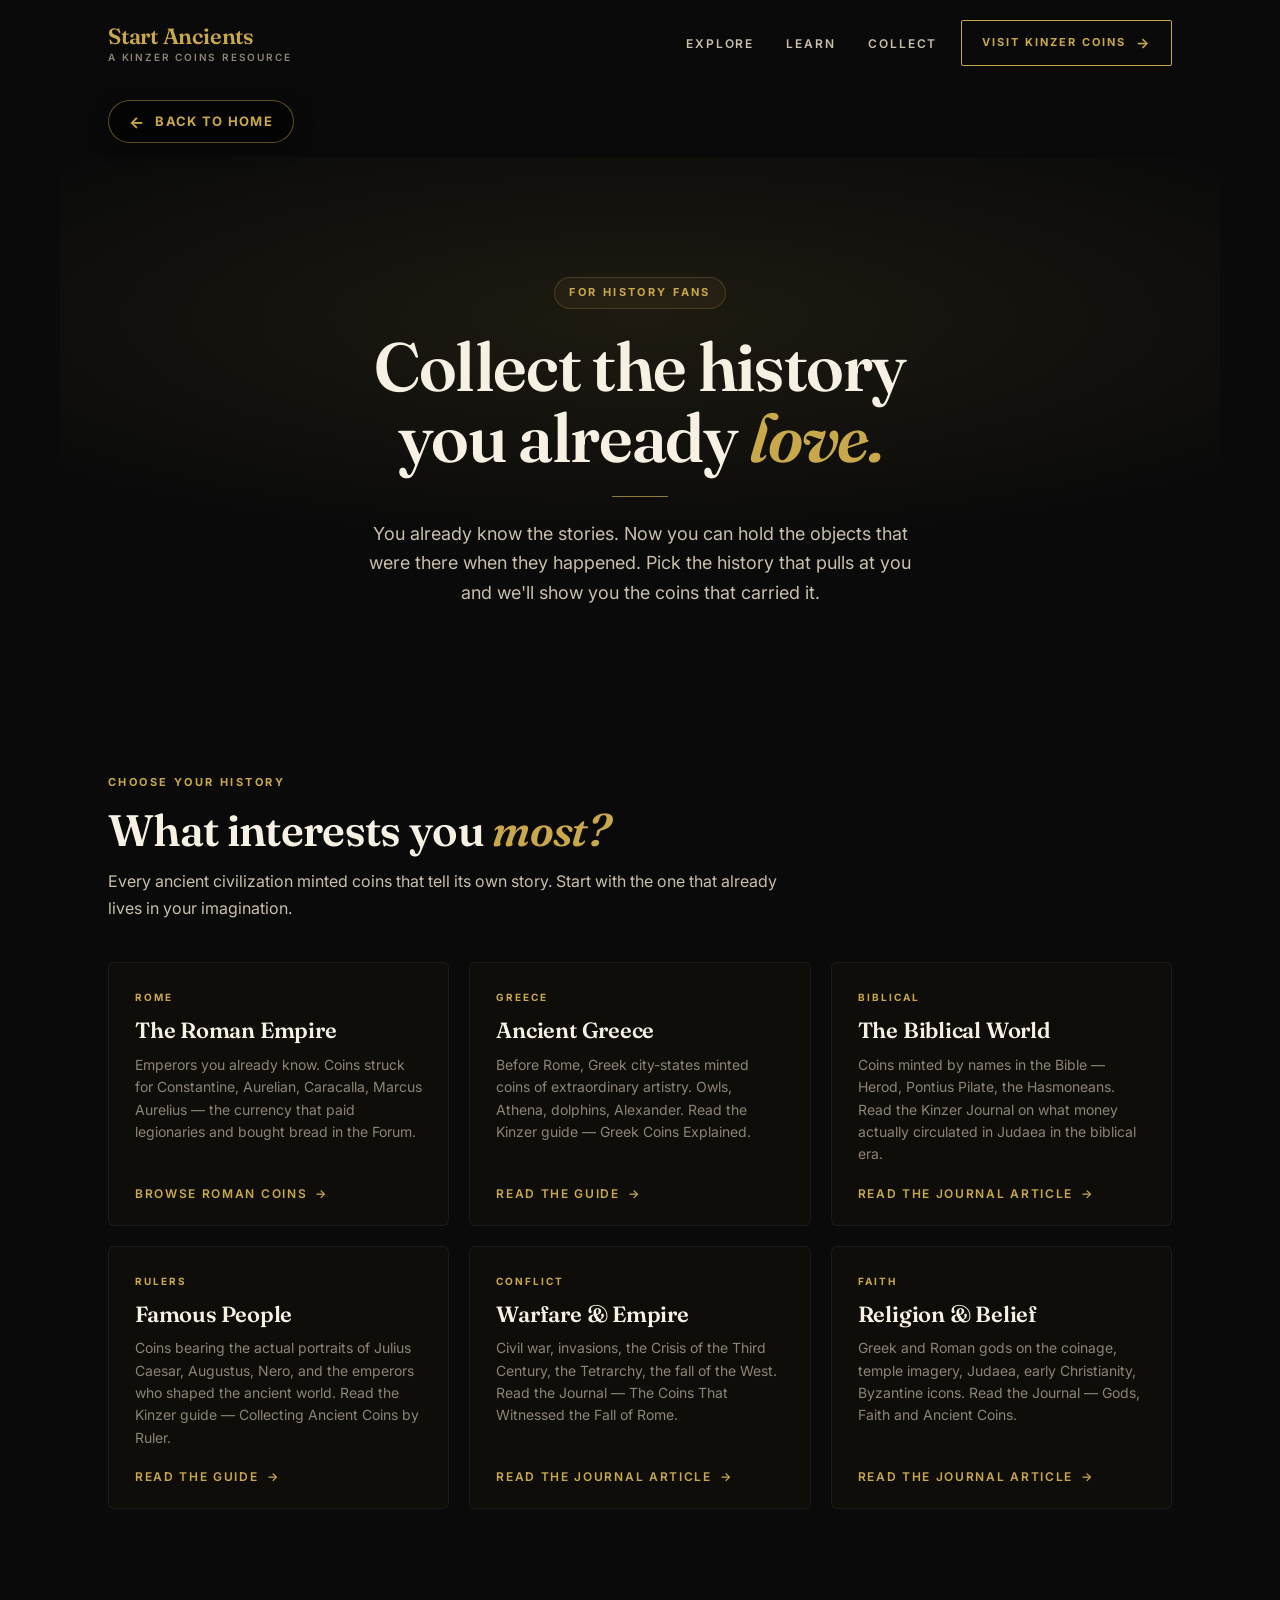
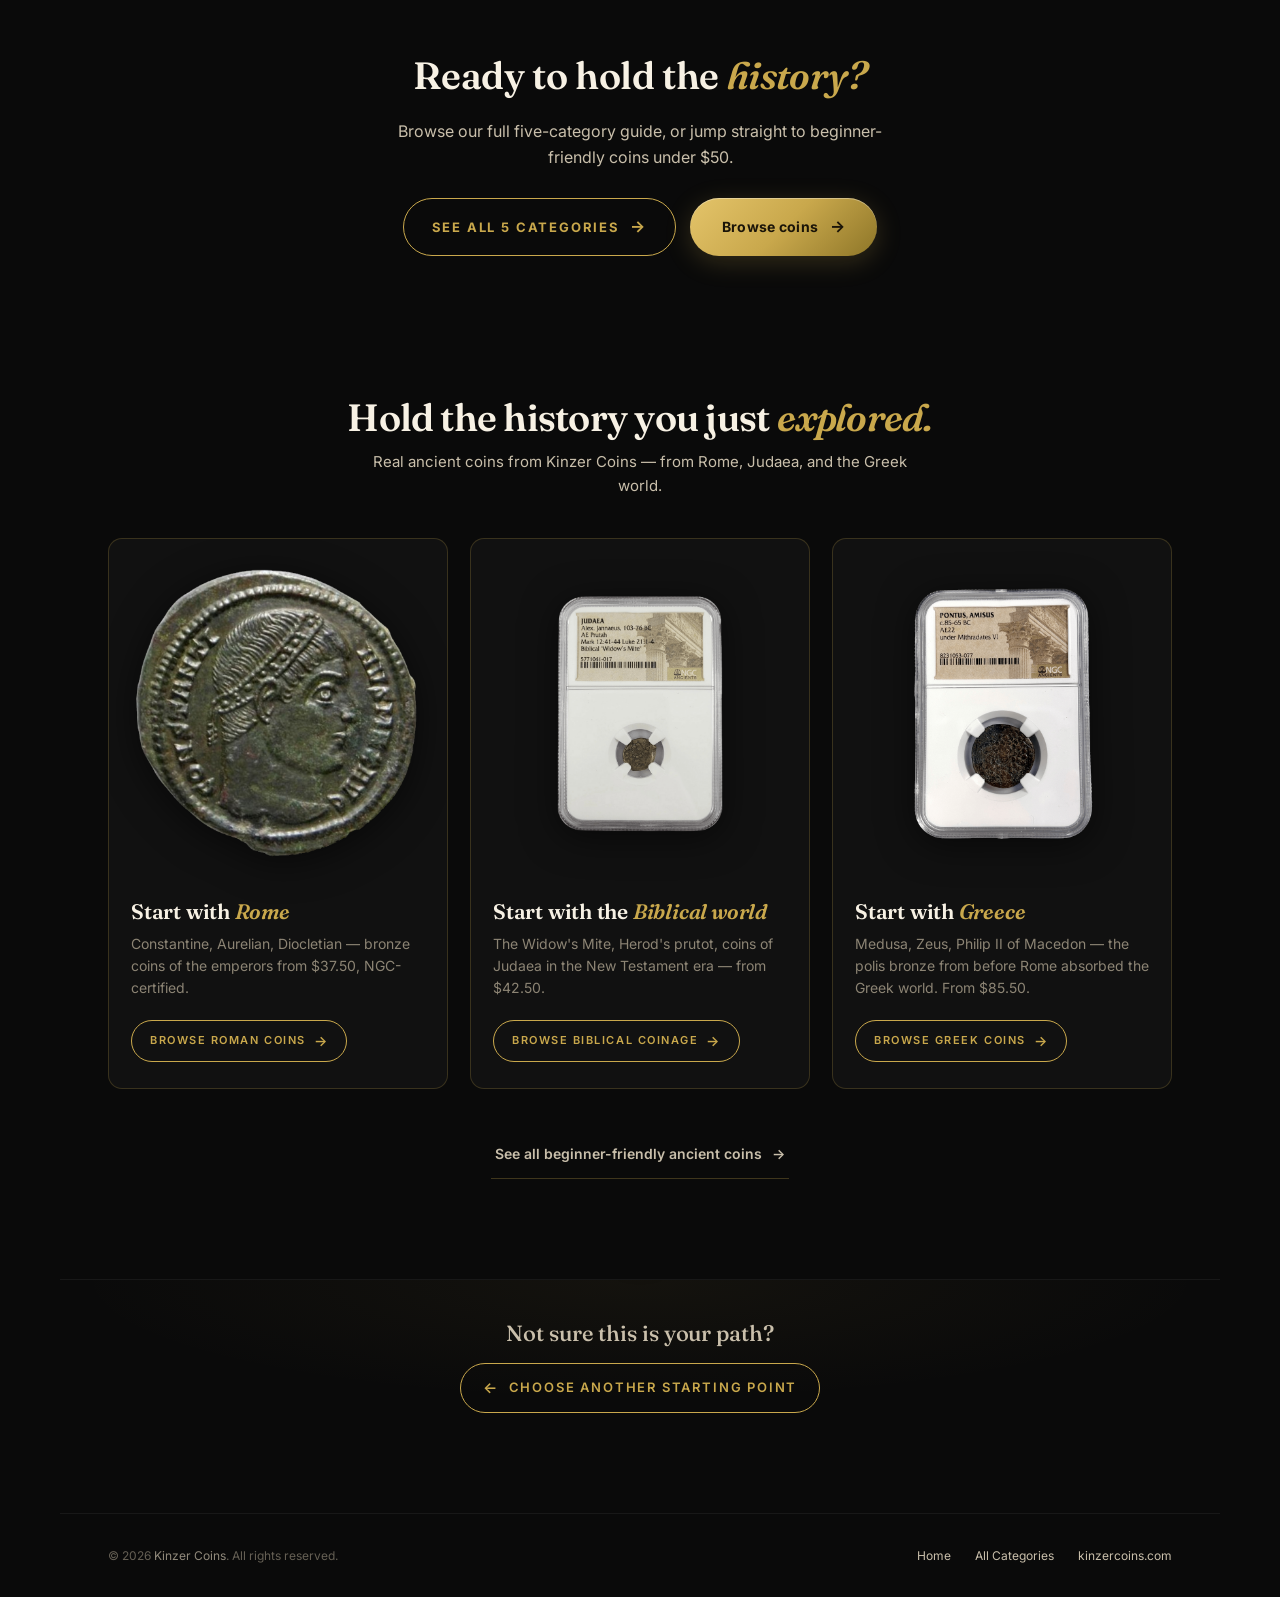
<file: love-history.html>
<!DOCTYPE html>
<html lang="en">
<head>
  <meta charset="UTF-8"/>
  <meta name="viewport" content="width=device-width,initial-scale=1.0"/>
  <title>Collect the History You Already Love | Start Ancients</title>
  <meta name="description" content="Choose the history that already draws you in — Rome, Greece, biblical eras, famous rulers, warfare, or everyday life — and see the ancient coins that connect to it."/>
  <link rel="canonical" href="https://startancients.com/love-history"/>
  <link rel="icon" type="image/png" href="/logo.png"/>
  <meta property="og:title" content="Collect the History You Already Love"/>
  <meta property="og:description" content="Choose the history that already draws you in — and see the ancient coins that connect to it."/>
  <meta property="og:image" content="https://startancients.com/logo.png"/>
  <meta property="og:type" content="website"/>
  <meta property="og:url" content="https://startancients.com/love-history"/>
  <meta property="og:site_name" content="Kinzer Coins"/>
  <link rel="preconnect" href="https://fonts.googleapis.com"/>
  <link rel="preconnect" href="https://fonts.gstatic.com" crossorigin/>
  <link href="https://fonts.googleapis.com/css2?family=Fraunces:opsz,wght@9..144,400;9..144,600;9..144,800&family=Inter:wght@400;500;600;700&display=swap" rel="stylesheet"/>
  <link rel="stylesheet" href="/assets/paths.css"/>
</head>
<body>

<header class="head">
  <a href="/" class="brand" aria-label="Start Ancients — home">
    <span class="brand-name">Start Ancients</span>
    <span class="brand-sub">A Kinzer Coins Resource</span>
  </a>
  <nav class="nav" aria-label="Main navigation">
    <a href="/categories">Explore</a>
    <a href="/history-through-coins">Learn</a>
    <a href="/collector">Collect</a>
  </nav>
  <a href="https://kinzercoins.com" target="_blank" rel="noopener" class="cta-visit"><span class="cta-full">Visit Kinzer Coins</span><span class="cta-short">Visit Shop</span></a>
</header>

<div class="back"><a href="/">Back to Home</a></div>

<section class="phero" aria-labelledby="ph1">
  <div class="phero-inner">
    <div class="pkicker">For history fans</div>
    <h1 class="ph1" id="ph1">Collect the history<br>you already <em>love.</em></h1>
    <div class="pdiv" aria-hidden="true"></div>
    <p class="psub">You already know the stories. Now you can hold the objects that were there when they happened. Pick the history that pulls at you and we'll show you the coins that carried it.</p>
  </div>
</section>

<section class="sec" aria-labelledby="topics-heading">
  <div class="sec-lbl">Choose Your History</div>
  <h2 class="sec-h2" id="topics-heading">What interests you <em>most?</em></h2>
  <p class="sec-intro">Every ancient civilization minted coins that tell its own story. Start with the one that already lives in your imagination.</p>

  <div class="tgrid">

    <a href="https://kinzercoins.com/collections/roman-empire" target="_blank" rel="noopener" class="tcard">
      <div class="tcard-eyebrow">Rome</div>
      <div class="tcard-title">The Roman Empire</div>
      <p class="tcard-desc">Emperors you already know. Coins struck for Constantine, Aurelian, Caracalla, Marcus Aurelius — the currency that paid legionaries and bought bread in the Forum.</p>
      <span class="tcard-cta">Browse Roman coins</span>
    </a>

    <a href="https://kinzercoins.com/blogs/kinzer-coins-journal/greek-coins-explained" target="_blank" rel="noopener" class="tcard">
      <div class="tcard-eyebrow">Greece</div>
      <div class="tcard-title">Ancient Greece</div>
      <p class="tcard-desc">Before Rome, Greek city-states minted coins of extraordinary artistry. Owls, Athena, dolphins, Alexander. Read the Kinzer guide — Greek Coins Explained.</p>
      <span class="tcard-cta">Read the guide</span>
    </a>

    <a href="https://kinzercoins.com/blogs/kinzer-coins-journal/coins-from-the-time-of-jesus-what-money-actually-circulated-in-judaea" target="_blank" rel="noopener" class="tcard">
      <div class="tcard-eyebrow">Biblical</div>
      <div class="tcard-title">The Biblical World</div>
      <p class="tcard-desc">Coins minted by names in the Bible — Herod, Pontius Pilate, the Hasmoneans. Read the Kinzer Journal on what money actually circulated in Judaea in the biblical era.</p>
      <span class="tcard-cta">Read the Journal article</span>
    </a>

    <a href="https://kinzercoins.com/blogs/kinzer-coins-journal/collecting-ancient-coins-by-ruler" target="_blank" rel="noopener" class="tcard">
      <div class="tcard-eyebrow">Rulers</div>
      <div class="tcard-title">Famous People</div>
      <p class="tcard-desc">Coins bearing the actual portraits of Julius Caesar, Augustus, Nero, and the emperors who shaped the ancient world. Read the Kinzer guide — Collecting Ancient Coins by Ruler.</p>
      <span class="tcard-cta">Read the guide</span>
    </a>

    <a href="https://kinzercoins.com/blogs/kinzer-coins-journal/the-coins-that-witnessed-the-fall-of-rome" target="_blank" rel="noopener" class="tcard">
      <div class="tcard-eyebrow">Conflict</div>
      <div class="tcard-title">Warfare &amp; Empire</div>
      <p class="tcard-desc">Civil war, invasions, the Crisis of the Third Century, the Tetrarchy, the fall of the West. Read the Journal — The Coins That Witnessed the Fall of Rome.</p>
      <span class="tcard-cta">Read the Journal article</span>
    </a>

    <a href="https://kinzercoins.com/blogs/kinzer-coins-journal/gods-faith-and-ancient-coins" target="_blank" rel="noopener" class="tcard">
      <div class="tcard-eyebrow">Faith</div>
      <div class="tcard-title">Religion &amp; Belief</div>
      <p class="tcard-desc">Greek and Roman gods on the coinage, temple imagery, Judaea, early Christianity, Byzantine icons. Read the Journal — Gods, Faith and Ancient Coins.</p>
      <span class="tcard-cta">Read the Journal article</span>
    </a>

  </div>
</section>

<section class="pcta">
  <div class="pcta-h">Ready to hold the <em>history?</em></div>
  <p class="pcta-sub">Browse our full five-category guide, or jump straight to beginner-friendly coins under $50.</p>
  <div class="pcta-btns">
    <a href="/categories" class="btn-ghost">See all 5 categories</a>
    <a href="https://kinzercoins.com/collections/im-new-to-ancient-coins" target="_blank" rel="noopener" class="btn-gold">Browse coins</a>
  </div>
</section>

<section class="shop-preview" aria-labelledby="shop-preview-heading">
  <div class="shop-preview-head">
    <h2 class="shop-preview-h2" id="shop-preview-heading">Hold the history you just <em>explored.</em></h2>
    <p class="shop-preview-sub">Real ancient coins from Kinzer Coins — from Rome, Judaea, and the Greek world.</p>
  </div>
  <div class="shop-preview-grid">
    <a href="https://kinzercoins.com/collections/roman-empire?utm_source=startancients&amp;utm_medium=module&amp;utm_campaign=hold-history&amp;utm_content=love-history_rome" target="_blank" rel="noopener" class="shop-card">
      <div class="shop-card-img"><img src="/assets/shop/constantine.png" alt="Constantine the Great NGC-certified Roman bronze coin" loading="lazy" decoding="async"/></div>
      <div class="shop-card-body">
        <div class="shop-card-title">Start with <em>Rome</em></div>
        <p class="shop-card-desc">Constantine, Aurelian, Diocletian — bronze coins of the emperors from $37.50, NGC-certified.</p>
        <span class="shop-card-cta">Browse Roman coins</span>
      </div>
    </a>
    <a href="https://kinzercoins.com/collections/biblical-judaean?utm_source=startancients&amp;utm_medium=module&amp;utm_campaign=hold-history&amp;utm_content=love-history_biblical" target="_blank" rel="noopener" class="shop-card">
      <div class="shop-card-img"><img src="/assets/shop/widows-mite.png" alt="Alexander Jannaeus widow's mite Judaean bronze prutah in NGC slab" loading="lazy" decoding="async"/></div>
      <div class="shop-card-body">
        <div class="shop-card-title">Start with the <em>Biblical world</em></div>
        <p class="shop-card-desc">The Widow's Mite, Herod's prutot, coins of Judaea in the New Testament era — from $42.50.</p>
        <span class="shop-card-cta">Browse Biblical coinage</span>
      </div>
    </a>
    <a href="https://kinzercoins.com/collections/greek?utm_source=startancients&amp;utm_medium=module&amp;utm_campaign=hold-history&amp;utm_content=love-history_greek" target="_blank" rel="noopener" class="shop-card">
      <div class="shop-card-img"><img src="/assets/shop/medusa.png" alt="Amisos Greek bronze coin featuring Medusa, struck under Mithradates VI, in NGC slab" loading="lazy" decoding="async"/></div>
      <div class="shop-card-body">
        <div class="shop-card-title">Start with <em>Greece</em></div>
        <p class="shop-card-desc">Medusa, Zeus, Philip II of Macedon — the polis bronze from before Rome absorbed the Greek world. From $85.50.</p>
        <span class="shop-card-cta">Browse Greek coins</span>
      </div>
    </a>
  </div>
  <div class="shop-preview-foot">
    <a href="https://kinzercoins.com/collections/im-new-to-ancient-coins?utm_source=startancients&amp;utm_medium=module&amp;utm_campaign=hold-history&amp;utm_content=love-history_beginner-all" target="_blank" rel="noopener" class="shop-preview-all">
      See all beginner-friendly ancient coins <span aria-hidden="true">→</span>
    </a>
  </div>
</section>

<section class="reroute" aria-label="Choose another path">
  <p class="reroute-q">Not sure this is your path?</p>
  <a href="/#paths-heading" class="reroute-cta">Choose another starting point</a>
</section>

<footer class="foot" role="contentinfo">
  <div class="foot-copy">&copy; 2026 <a href="https://kinzercoins.com" target="_blank" rel="noopener">Kinzer Coins</a>. All rights reserved.</div>
  <nav class="foot-links" aria-label="Footer">
    <a href="/">Home</a>
    <a href="/categories">All Categories</a>
    <a href="https://kinzercoins.com" target="_blank" rel="noopener">kinzercoins.com</a>
  </nav>
</footer>

</body>
</html>
</file>
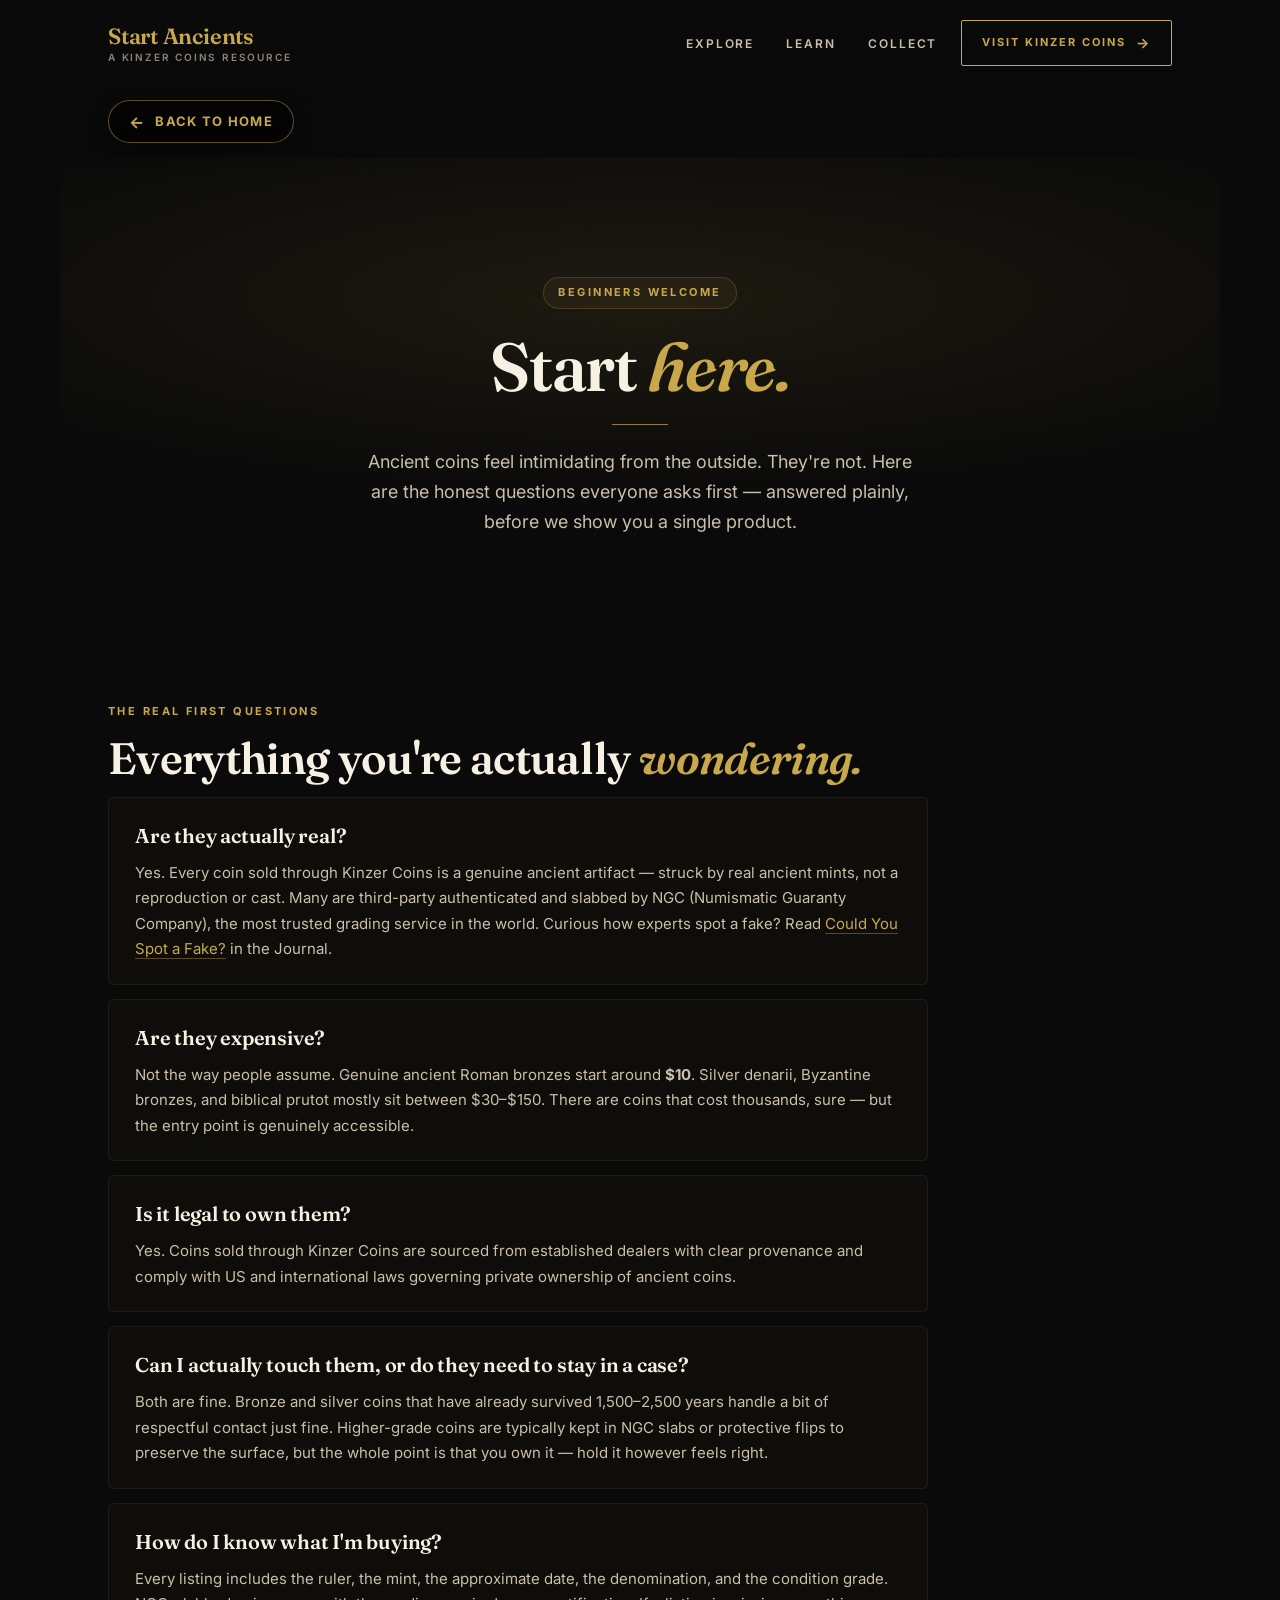
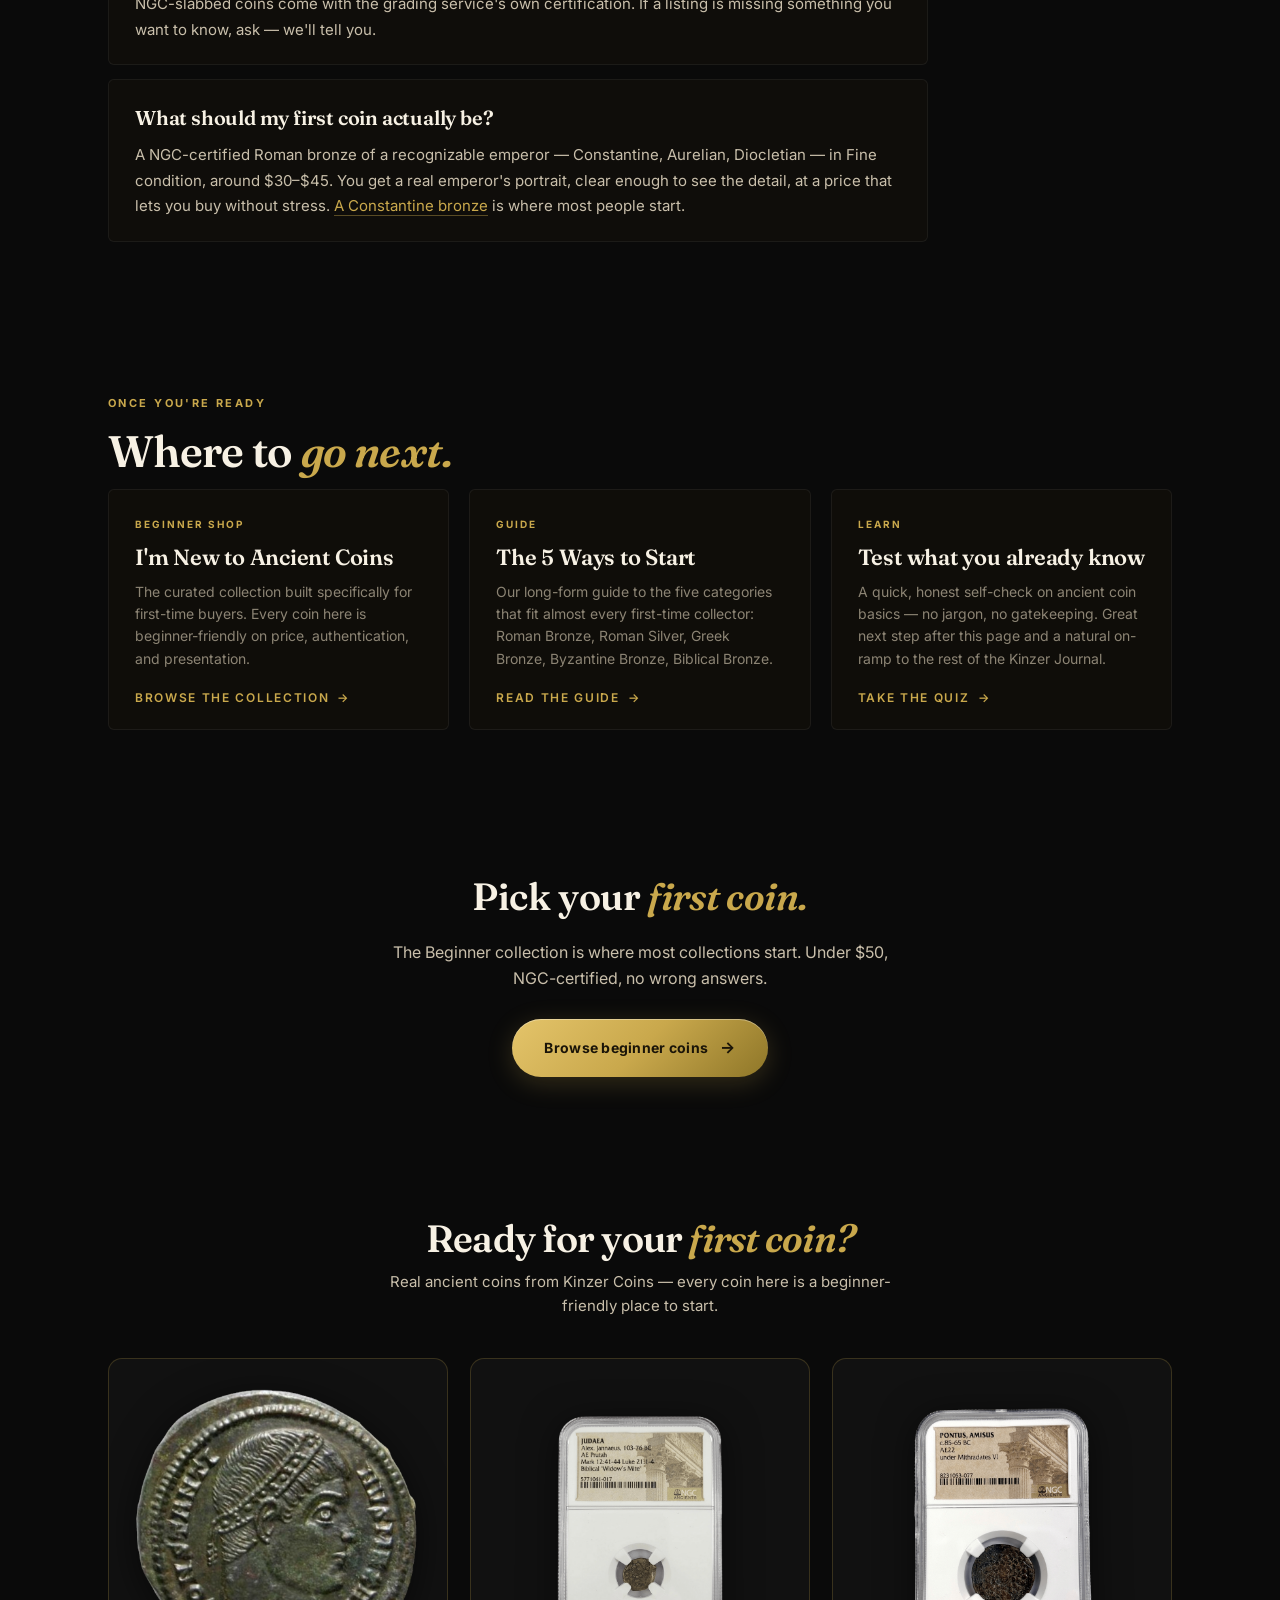
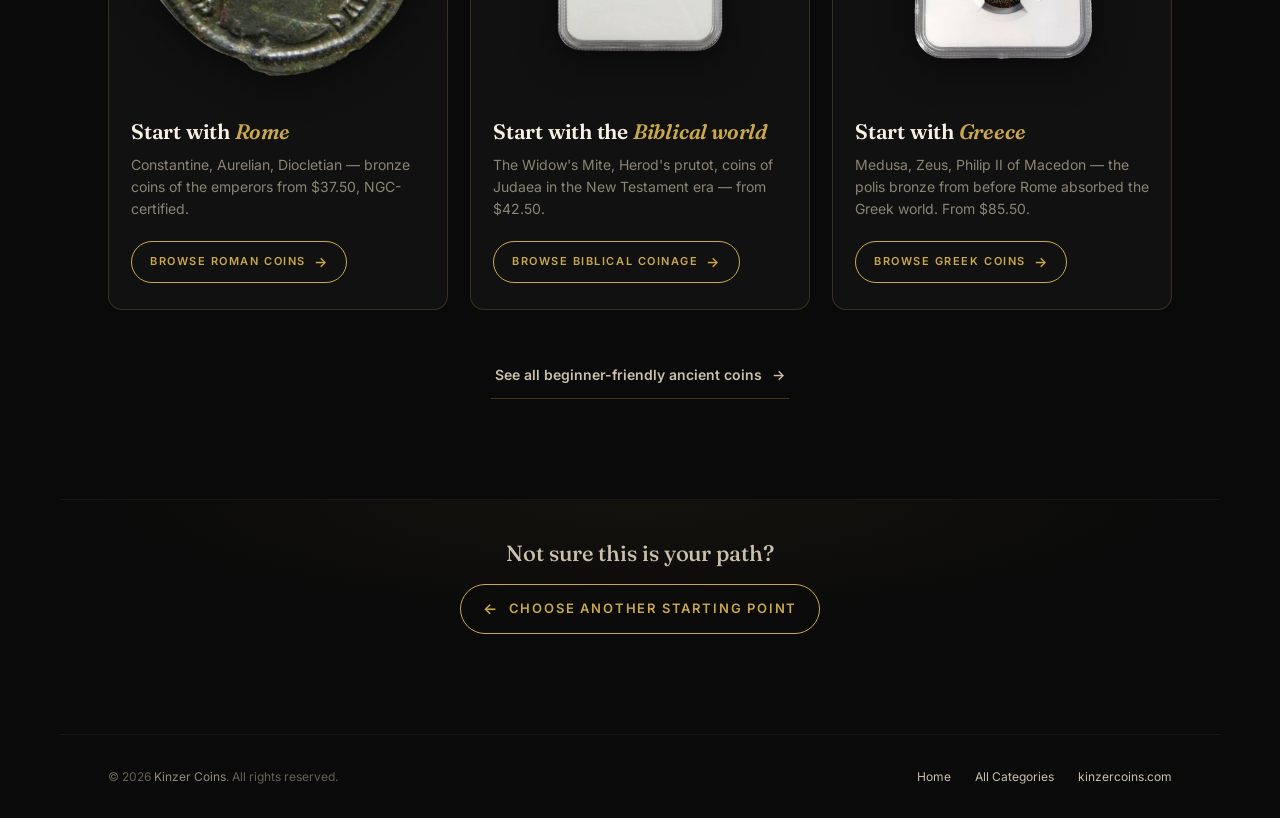
<file: start-here.html>
<!DOCTYPE html>
<html lang="en">
<head>
  <meta charset="UTF-8"/>
  <meta name="viewport" content="width=device-width,initial-scale=1.0"/>
  <title>Start Here — Your First Ancient Coin | Start Ancients</title>
  <meta name="description" content="Never bought an ancient coin before? Start here. We answer the honest first questions — real? legal? expensive? which one first? — then point you at the right first coin."/>
  <link rel="canonical" href="https://startancients.com/start-here"/>
  <link rel="icon" type="image/png" href="/logo.png"/>
  <meta property="og:title" content="Start Here — Your First Ancient Coin"/>
  <meta property="og:description" content="Never bought an ancient coin before? Start here. Honest first questions, honest answers."/>
  <meta property="og:image" content="https://startancients.com/logo.png"/>
  <meta property="og:type" content="website"/>
  <meta property="og:url" content="https://startancients.com/start-here"/>
  <meta property="og:site_name" content="Kinzer Coins"/>
  <link rel="preconnect" href="https://fonts.googleapis.com"/>
  <link rel="preconnect" href="https://fonts.gstatic.com" crossorigin/>
  <link href="https://fonts.googleapis.com/css2?family=Fraunces:opsz,wght@9..144,400;9..144,600;9..144,800&family=Inter:wght@400;500;600;700&display=swap" rel="stylesheet"/>
  <link rel="stylesheet" href="/assets/paths.css"/>
</head>
<body>

<header class="head">
  <a href="/" class="brand" aria-label="Start Ancients — home">
    <span class="brand-name">Start Ancients</span>
    <span class="brand-sub">A Kinzer Coins Resource</span>
  </a>
  <nav class="nav" aria-label="Main navigation">
    <a href="/categories">Explore</a>
    <a href="/history-through-coins">Learn</a>
    <a href="/collector">Collect</a>
  </nav>
  <a href="https://kinzercoins.com" target="_blank" rel="noopener" class="cta-visit"><span class="cta-full">Visit Kinzer Coins</span><span class="cta-short">Visit Shop</span></a>
</header>

<div class="back"><a href="/">Back to Home</a></div>

<section class="phero" aria-labelledby="ph1">
  <div class="phero-inner">
    <div class="pkicker">Beginners welcome</div>
    <h1 class="ph1" id="ph1">Start <em>here.</em></h1>
    <div class="pdiv" aria-hidden="true"></div>
    <p class="psub">Ancient coins feel intimidating from the outside. They're not. Here are the honest questions everyone asks first — answered plainly, before we show you a single product.</p>
  </div>
</section>

<section class="sec" aria-labelledby="q-heading">
  <div class="sec-lbl">The Real First Questions</div>
  <h2 class="sec-h2" id="q-heading">Everything you're actually <em>wondering.</em></h2>

  <div class="qlist">

    <div class="qitem">
      <div class="q-q">Are they actually real?</div>
      <p class="q-a">Yes. Every coin sold through Kinzer Coins is a genuine ancient artifact — struck by real ancient mints, not a reproduction or cast. Many are third-party authenticated and slabbed by NGC (Numismatic Guaranty Company), the most trusted grading service in the world. Curious how experts spot a fake? Read <a href="https://kinzercoins.com/blogs/kinzer-coins-journal/could-you-spot-a-fake-ancient-coin" target="_blank" rel="noopener">Could You Spot a Fake?</a> in the Journal.</p>
    </div>

    <div class="qitem">
      <div class="q-q">Are they expensive?</div>
      <p class="q-a">Not the way people assume. Genuine ancient Roman bronzes start around <strong>$10</strong>. Silver denarii, Byzantine bronzes, and biblical prutot mostly sit between $30–$150. There are coins that cost thousands, sure — but the entry point is genuinely accessible.</p>
    </div>

    <div class="qitem">
      <div class="q-q">Is it legal to own them?</div>
      <p class="q-a">Yes. Coins sold through Kinzer Coins are sourced from established dealers with clear provenance and comply with US and international laws governing private ownership of ancient coins.</p>
    </div>

    <div class="qitem">
      <div class="q-q">Can I actually touch them, or do they need to stay in a case?</div>
      <p class="q-a">Both are fine. Bronze and silver coins that have already survived 1,500–2,500 years handle a bit of respectful contact just fine. Higher-grade coins are typically kept in NGC slabs or protective flips to preserve the surface, but the whole point is that you own it — hold it however feels right.</p>
    </div>

    <div class="qitem">
      <div class="q-q">How do I know what I'm buying?</div>
      <p class="q-a">Every listing includes the ruler, the mint, the approximate date, the denomination, and the condition grade. NGC-slabbed coins come with the grading service's own certification. If a listing is missing something you want to know, ask — we'll tell you.</p>
    </div>

    <div class="qitem">
      <div class="q-q">What should my first coin actually be?</div>
      <p class="q-a">A NGC-certified Roman bronze of a recognizable emperor — Constantine, Aurelian, Diocletian — in Fine condition, around $30–$45. You get a real emperor's portrait, clear enough to see the detail, at a price that lets you buy without stress. <a href="https://kinzercoins.com/products/constantine-great-ngc-bronze" target="_blank" rel="noopener">A Constantine bronze</a> is where most people start.</p>
    </div>

  </div>
</section>

<section class="sec" aria-labelledby="next-heading">
  <div class="sec-lbl">Once you're ready</div>
  <h2 class="sec-h2" id="next-heading">Where to <em>go next.</em></h2>
  <div class="tgrid">
    <a href="https://kinzercoins.com/collections/im-new-to-ancient-coins" target="_blank" rel="noopener" class="tcard">
      <div class="tcard-eyebrow">Beginner Shop</div>
      <div class="tcard-title">I'm New to Ancient Coins</div>
      <p class="tcard-desc">The curated collection built specifically for first-time buyers. Every coin here is beginner-friendly on price, authentication, and presentation.</p>
      <span class="tcard-cta">Browse the collection</span>
    </a>
    <a href="/categories" class="tcard">
      <div class="tcard-eyebrow">Guide</div>
      <div class="tcard-title">The 5 Ways to Start</div>
      <p class="tcard-desc">Our long-form guide to the five categories that fit almost every first-time collector: Roman Bronze, Roman Silver, Greek Bronze, Byzantine Bronze, Biblical Bronze.</p>
      <span class="tcard-cta">Read the guide</span>
    </a>
    <a href="https://kinzercoins.com/blogs/kinzer-coins-journal/how-much-do-you-really-know-about-ancient-coins" target="_blank" rel="noopener" class="tcard">
      <div class="tcard-eyebrow">Learn</div>
      <div class="tcard-title">Test what you already know</div>
      <p class="tcard-desc">A quick, honest self-check on ancient coin basics — no jargon, no gatekeeping. Great next step after this page and a natural on-ramp to the rest of the Kinzer Journal.</p>
      <span class="tcard-cta">Take the quiz</span>
    </a>
  </div>
</section>

<section class="pcta">
  <div class="pcta-h">Pick your <em>first coin.</em></div>
  <p class="pcta-sub">The Beginner collection is where most collections start. Under $50, NGC-certified, no wrong answers.</p>
  <div class="pcta-btns">
    <a href="https://kinzercoins.com/collections/im-new-to-ancient-coins" target="_blank" rel="noopener" class="btn-gold">Browse beginner coins</a>
  </div>
</section>

<section class="shop-preview" aria-labelledby="shop-preview-heading">
  <div class="shop-preview-head">
    <h2 class="shop-preview-h2" id="shop-preview-heading">Ready for your <em>first coin?</em></h2>
    <p class="shop-preview-sub">Real ancient coins from Kinzer Coins — every coin here is a beginner-friendly place to start.</p>
  </div>
  <div class="shop-preview-grid">
    <a href="https://kinzercoins.com/collections/roman-empire?utm_source=startancients&amp;utm_medium=module&amp;utm_campaign=hold-history&amp;utm_content=start-here_rome" target="_blank" rel="noopener" class="shop-card">
      <div class="shop-card-img"><img src="/assets/shop/constantine.png" alt="Constantine the Great NGC-certified Roman bronze coin" loading="lazy" decoding="async"/></div>
      <div class="shop-card-body">
        <div class="shop-card-title">Start with <em>Rome</em></div>
        <p class="shop-card-desc">Constantine, Aurelian, Diocletian — bronze coins of the emperors from $37.50, NGC-certified.</p>
        <span class="shop-card-cta">Browse Roman coins</span>
      </div>
    </a>
    <a href="https://kinzercoins.com/collections/biblical-judaean?utm_source=startancients&amp;utm_medium=module&amp;utm_campaign=hold-history&amp;utm_content=start-here_biblical" target="_blank" rel="noopener" class="shop-card">
      <div class="shop-card-img"><img src="/assets/shop/widows-mite.png" alt="Alexander Jannaeus widow's mite Judaean bronze prutah in NGC slab" loading="lazy" decoding="async"/></div>
      <div class="shop-card-body">
        <div class="shop-card-title">Start with the <em>Biblical world</em></div>
        <p class="shop-card-desc">The Widow's Mite, Herod's prutot, coins of Judaea in the New Testament era — from $42.50.</p>
        <span class="shop-card-cta">Browse Biblical coinage</span>
      </div>
    </a>
    <a href="https://kinzercoins.com/collections/greek?utm_source=startancients&amp;utm_medium=module&amp;utm_campaign=hold-history&amp;utm_content=start-here_greek" target="_blank" rel="noopener" class="shop-card">
      <div class="shop-card-img"><img src="/assets/shop/medusa.png" alt="Amisos Greek bronze coin featuring Medusa, struck under Mithradates VI, in NGC slab" loading="lazy" decoding="async"/></div>
      <div class="shop-card-body">
        <div class="shop-card-title">Start with <em>Greece</em></div>
        <p class="shop-card-desc">Medusa, Zeus, Philip II of Macedon — the polis bronze from before Rome absorbed the Greek world. From $85.50.</p>
        <span class="shop-card-cta">Browse Greek coins</span>
      </div>
    </a>
  </div>
  <div class="shop-preview-foot">
    <a href="https://kinzercoins.com/collections/im-new-to-ancient-coins?utm_source=startancients&amp;utm_medium=module&amp;utm_campaign=hold-history&amp;utm_content=start-here_beginner-all" target="_blank" rel="noopener" class="shop-preview-all">
      See all beginner-friendly ancient coins <span aria-hidden="true">→</span>
    </a>
  </div>
</section>

<section class="reroute" aria-label="Choose another path">
  <p class="reroute-q">Not sure this is your path?</p>
  <a href="/#paths-heading" class="reroute-cta">Choose another starting point</a>
</section>

<footer class="foot" role="contentinfo">
  <div class="foot-copy">&copy; 2026 <a href="https://kinzercoins.com" target="_blank" rel="noopener">Kinzer Coins</a>. All rights reserved.</div>
  <nav class="foot-links" aria-label="Footer">
    <a href="/">Home</a>
    <a href="/categories">All Categories</a>
    <a href="https://kinzercoins.com" target="_blank" rel="noopener">kinzercoins.com</a>
  </nav>
</footer>

</body>
</html>
</file>
<file: assets/paths.css>
/* Shared styles for all path pages (love-history, start-here, history-through-coins, collector) */
:root{
  --bg:#0A0A0A;--bg2:#111;--bg3:#171716;
  --ink:#F7F1E4;--ink2:#C9BFAB;--ink3:#8C8474;--ink4:#5A5449;
  --gold:#C9A84C;--gold2:#E4C46A;--gold3:#8E7628;
  --line:rgba(201,168,76,.22);--line2:rgba(255,255,255,.06);
  --serif:'Fraunces',ui-serif,Georgia,serif;
  --sans:'Inter',system-ui,-apple-system,Segoe UI,sans-serif;
  --rp:999px;--e1:cubic-bezier(.16,1,.3,1);
  --g:clamp(20px,4vw,48px);--mx:1160px;--nav-h:88px;
}
*,*::before,*::after{box-sizing:border-box;margin:0;padding:0;}
html{scroll-behavior:smooth;}
body{background:var(--bg);color:var(--ink);font-family:var(--sans);font-size:16px;line-height:1.6;-webkit-font-smoothing:antialiased;overflow-x:hidden;}
img,svg{display:block;max-width:100%;}
a{color:inherit;text-decoration:none;}
button{font:inherit;color:inherit;background:none;border:none;cursor:pointer;}

/* HEADER */
.head{position:sticky;top:0;z-index:10;padding:20px var(--g);display:flex;align-items:center;gap:24px;max-width:var(--mx);margin:0 auto;background:linear-gradient(to bottom,rgba(10,10,10,.95),rgba(10,10,10,.75));backdrop-filter:blur(10px);}
.brand{display:flex;flex-direction:column;line-height:1;min-width:0;flex-shrink:0;}
.brand-name{font-family:var(--serif);font-size:22px;font-weight:600;letter-spacing:-.01em;color:var(--gold);white-space:nowrap;}
.brand-sub{font-size:10px;font-weight:600;letter-spacing:.18em;text-transform:uppercase;color:var(--ink3);margin-top:5px;white-space:nowrap;}
.nav{display:flex;gap:32px;margin-left:auto;}
.nav a{font-size:12px;font-weight:600;letter-spacing:.16em;text-transform:uppercase;color:var(--ink2);transition:color .2s;}
.nav a:hover,.nav a.active{color:var(--gold);}
.cta-visit{border:1px solid var(--gold);color:var(--gold);padding:11px 20px;border-radius:2px;font-size:11px;font-weight:700;letter-spacing:.18em;text-transform:uppercase;display:inline-flex;align-items:center;gap:10px;transition:background .2s,color .2s;white-space:nowrap;flex-shrink:0;}
.cta-visit:hover{background:var(--gold);color:var(--bg);}
.cta-visit::after{content:'→';font-size:14px;}
.cta-visit .cta-full{display:inline;}
.cta-visit .cta-short{display:none;}

/* PATH HERO */
.phero{position:relative;padding:clamp(60px,10vw,120px) var(--g) clamp(50px,7vw,90px);max-width:var(--mx);margin:0 auto;text-align:center;overflow:hidden;}
.phero::before{content:'';position:absolute;inset:0;z-index:0;background:radial-gradient(ellipse 100% 60% at 50% 30%,rgba(201,168,76,.10) 0%,transparent 70%);}
.phero-inner{position:relative;z-index:1;max-width:720px;margin:0 auto;}
.pkicker{display:inline-block;font-size:11px;font-weight:700;letter-spacing:.22em;text-transform:uppercase;color:var(--gold);margin-bottom:22px;padding:6px 14px;border:1px solid var(--line);border-radius:var(--rp);background:rgba(201,168,76,.06);}
.ph1{font-family:var(--serif);font-size:clamp(38px,5.5vw,68px);font-weight:600;line-height:1.05;letter-spacing:-.02em;color:var(--ink);margin-bottom:22px;}
.ph1 em{font-style:italic;color:var(--gold);}
.pdiv{width:56px;height:1px;background:var(--gold);margin:20px auto 22px;opacity:.7;}
.psub{font-size:clamp(15px,1.5vw,18px);color:var(--ink2);max-width:560px;margin:0 auto;line-height:1.65;}

/* SECTIONS */
.sec{padding:clamp(40px,6vw,80px) var(--g);max-width:var(--mx);margin:0 auto;}
.sec-lbl{font-size:11px;font-weight:700;letter-spacing:.22em;text-transform:uppercase;color:var(--gold);margin-bottom:14px;}
.sec-h2{font-family:var(--serif);font-size:clamp(28px,3.8vw,44px);font-weight:600;line-height:1.1;letter-spacing:-.015em;color:var(--ink);margin-bottom:14px;}
.sec-h2 em{font-style:italic;color:var(--gold);}
.sec-intro{font-size:16px;color:var(--ink2);max-width:680px;line-height:1.7;margin-bottom:40px;}

/* CARD GRID (topic cards) */
.tgrid{display:grid;grid-template-columns:repeat(auto-fill,minmax(280px,1fr));gap:20px;}
.tcard{position:relative;background:rgba(20,17,10,.55);border:1px solid var(--line2);border-radius:6px;padding:26px 26px 22px;transition:border-color .3s var(--e1),background .3s var(--e1),transform .3s var(--e1);display:flex;flex-direction:column;}
.tcard:hover{border-color:var(--gold);background:rgba(24,20,12,.7);}
.tcard-eyebrow{font-size:10px;font-weight:700;letter-spacing:.2em;text-transform:uppercase;color:var(--gold);margin-bottom:12px;}
.tcard-title{font-family:var(--serif);font-size:22px;font-weight:600;line-height:1.2;color:var(--ink);margin-bottom:10px;letter-spacing:-.01em;}
.tcard-desc{font-size:14px;color:var(--ink3);line-height:1.6;flex:1;margin-bottom:18px;}
.tcard-cta{font-size:12px;font-weight:600;letter-spacing:.14em;text-transform:uppercase;color:var(--gold);display:inline-flex;align-items:center;gap:8px;}
.tcard-cta::after{content:'→';transition:transform .2s;}
.tcard:hover .tcard-cta::after{transform:translateX(3px);}

/* FAQ-STYLE Q&A LIST */
.qlist{display:flex;flex-direction:column;gap:14px;max-width:820px;}
.qitem{background:rgba(20,17,10,.5);border:1px solid var(--line2);border-radius:6px;padding:22px 26px;transition:border-color .25s;}
.qitem:hover{border-color:var(--line);}
.q-q{font-family:var(--serif);font-size:20px;font-weight:600;color:var(--ink);margin-bottom:8px;letter-spacing:-.01em;}
.q-a{font-size:15px;color:var(--ink2);line-height:1.7;}
.q-a a{color:var(--gold);border-bottom:1px solid rgba(201,168,76,.4);}

/* BOTTOM CTA */
.pcta{padding:60px var(--g) 80px;text-align:center;max-width:var(--mx);margin:0 auto;}
.pcta-h{font-family:var(--serif);font-size:clamp(26px,3.4vw,38px);font-weight:600;letter-spacing:-.01em;color:var(--ink);margin-bottom:12px;}
.pcta-h em{font-style:italic;color:var(--gold);}
.pcta-sub{color:var(--ink2);margin-bottom:28px;max-width:520px;margin-left:auto;margin-right:auto;}
.btn-gold{display:inline-flex;align-items:center;gap:12px;background:linear-gradient(135deg,var(--gold2) 0%,var(--gold) 50%,var(--gold3) 100%);color:#1a1408;font-weight:700;letter-spacing:.02em;padding:16px 32px;border-radius:var(--rp);font-size:14px;box-shadow:0 6px 26px rgba(201,168,76,.22),inset 0 1px 0 rgba(255,255,255,.35);transition:transform .2s,box-shadow .2s;}
.btn-gold::after{content:'→';font-size:16px;}
.btn-gold:hover{transform:translateY(-2px);box-shadow:0 10px 32px rgba(201,168,76,.32),inset 0 1px 0 rgba(255,255,255,.35);}
.btn-ghost{display:inline-flex;align-items:center;gap:10px;border:1px solid var(--gold);color:var(--gold);padding:14px 28px;border-radius:var(--rp);font-size:13px;font-weight:700;letter-spacing:.14em;text-transform:uppercase;transition:background .2s,color .2s;}
.btn-ghost::after{content:'→';font-size:16px;}
.btn-ghost:hover{background:var(--gold);color:var(--bg);}
.pcta-btns{display:inline-flex;gap:14px;flex-wrap:wrap;justify-content:center;}

/* BREADCRUMB / BACK — sticky pill, always in reach */
.back{
  position:sticky;top:76px;z-index:9;
  padding:14px var(--g);
  max-width:var(--mx);margin:0 auto;
  background:linear-gradient(to bottom,rgba(10,10,10,.92) 0%,rgba(10,10,10,.6) 70%,rgba(10,10,10,0) 100%);
  backdrop-filter:blur(6px);
  -webkit-backdrop-filter:blur(6px);
  pointer-events:none;
}
.back a{
  pointer-events:auto;
  display:inline-flex;align-items:center;gap:10px;
  font-size:13px;font-weight:700;letter-spacing:.1em;text-transform:uppercase;
  color:var(--gold);
  padding:10px 20px;
  border:1px solid rgba(201,168,76,.45);border-radius:var(--rp);
  background:rgba(0,0,0,.55);
  box-shadow:0 4px 20px rgba(0,0,0,.4);
  transition:background .2s,color .2s,border-color .2s,transform .2s;
}
.back a::before{content:'←';font-size:16px;line-height:1;}
.back a:hover{background:var(--gold);color:var(--bg);border-color:var(--gold);transform:translateX(-2px);}
@media (max-width:520px){
  .back{padding:10px var(--g);top:64px;}
  .back a{font-size:12px;padding:9px 16px;letter-spacing:.08em;}
}

/* REROUTE — "not sure this is your path?" back-to-decision-tree callout */
.reroute{
  max-width:var(--mx);margin:60px auto 0;
  padding:36px var(--g) 40px;
  text-align:center;
  border-top:1px solid var(--line2);
  background:radial-gradient(ellipse 70% 100% at 50% 0%,rgba(201,168,76,.05),transparent 70%);
}
.reroute-q{
  font-family:var(--serif);font-size:clamp(18px,2vw,22px);font-weight:500;
  color:var(--ink2);margin-bottom:12px;letter-spacing:-.005em;
}
.reroute-cta{
  display:inline-flex;align-items:center;gap:10px;
  color:var(--gold);font-size:13px;font-weight:600;
  letter-spacing:.14em;text-transform:uppercase;
  border:1px solid var(--gold);padding:12px 22px;border-radius:var(--rp);
  transition:background .2s,color .2s;
}
.reroute-cta::before{content:'←';font-size:15px;}
.reroute-cta:hover{background:var(--gold);color:var(--bg);}

/* FOOTER */
.foot{border-top:1px solid var(--line2);padding:32px var(--g);display:flex;align-items:center;justify-content:space-between;flex-wrap:wrap;gap:16px;max-width:var(--mx);margin:60px auto 0;font-size:12px;color:var(--ink3);}
.foot a{color:var(--ink2);}
.foot a:hover{color:var(--gold);}
.foot-links{display:flex;gap:24px;flex-wrap:wrap;}
.foot-copy{opacity:.7;}

/* RESPONSIVE */
@media (max-width:900px){
  .nav{display:none;}
  .head{padding:16px var(--g);gap:16px;}
}
@media (max-width:520px){
  .brand-sub{display:none;}
  .brand-name{font-size:20px;}
  .cta-visit{padding:9px 12px;font-size:10px;letter-spacing:.12em;gap:6px;}
  .cta-visit .cta-full{display:none;}
  .cta-visit .cta-short{display:inline;}
  .head{padding:14px var(--g);gap:12px;}
  .tcard{padding:22px 22px 20px;}
  .q-q{font-size:17px;}
  .foot{flex-direction:column;text-align:center;}
}
@media (hover:none) and (pointer:coarse){
  .tcard:hover,.cta-visit:hover,.btn-gold:hover,.btn-ghost:hover{transform:none;}
}
:focus{outline:none;}
a:focus-visible,button:focus-visible{outline:2px solid var(--gold);outline-offset:3px;border-radius:6px;}

/* ═══════ SHOP PREVIEW MODULE (branch-page variant) ══════════ */
.shop-preview{
  padding:60px var(--g) 40px;
  max-width:var(--mx);
  margin:0 auto;
}
.shop-preview-head{
  text-align:center;margin-bottom:40px;
}
.shop-preview-h2{
  font-family:var(--serif);font-size:clamp(28px,3.6vw,38px);font-weight:600;
  color:var(--ink);letter-spacing:-.02em;line-height:1.15;
  margin-bottom:10px;
}
.shop-preview-h2 em{color:var(--gold);font-style:italic;}
.shop-preview-sub{
  font-size:15px;color:var(--ink2);
  max-width:540px;margin:0 auto;
}
.shop-preview-grid{
  display:grid;grid-template-columns:repeat(3,1fr);
  gap:22px;margin-bottom:36px;
}
.shop-card{
  display:flex;flex-direction:column;
  background:var(--bg2);
  border:1px solid var(--line);
  border-radius:14px;
  overflow:hidden;
  transition:transform .3s var(--e1),border-color .2s,background .2s;
  color:var(--ink);
}
.shop-card:hover{
  border-color:rgba(201,168,76,.5);
  background:rgba(24,20,12,.75);
  transform:translateY(-3px);
}
.shop-card-img{
  aspect-ratio:1/1;
  background:transparent;
  display:flex;align-items:center;justify-content:center;
  padding:28px 22px 16px;
}
.shop-card-img img{
  max-width:100%;max-height:100%;
  object-fit:contain;display:block;
  filter:drop-shadow(0 6px 18px rgba(0,0,0,.55));
  transition:transform .5s var(--e1);
}
.shop-card:hover .shop-card-img img{transform:translateY(-4px) scale(1.02);}
.shop-card-body{
  padding:22px 22px 26px;
  display:flex;flex-direction:column;flex:1;
}
.shop-card-title{
  font-family:var(--serif);font-size:21px;font-weight:600;
  color:var(--ink);letter-spacing:-.01em;line-height:1.15;
  margin-bottom:10px;
}
.shop-card-title em{color:var(--gold);font-style:italic;}
.shop-card-desc{
  font-size:14px;color:var(--ink3);line-height:1.6;
  margin-bottom:20px;flex:1;
}
.shop-card-cta{
  display:inline-flex;align-items:center;gap:8px;
  border:1px solid var(--gold);color:var(--gold);
  padding:9px 18px;border-radius:var(--rp);
  font-size:11px;font-weight:600;letter-spacing:.14em;text-transform:uppercase;
  align-self:flex-start;
  transition:background .2s,color .2s;
}
.shop-card-cta::after{content:'→';font-size:14px;}
.shop-card:hover .shop-card-cta{background:var(--gold);color:#1a1408;}
.shop-preview-foot{text-align:center;padding-top:6px;}
.shop-preview-all{
  display:inline-flex;align-items:center;gap:10px;
  font-size:14px;font-weight:600;color:var(--ink2);
  padding:12px 4px;
  border-bottom:1px solid rgba(201,168,76,.28);
  transition:color .2s,border-color .2s;
}
.shop-preview-all:hover{color:var(--gold);border-color:var(--gold);}
@media (max-width: 820px){
  .shop-preview{padding:48px var(--g) 24px;}
  .shop-preview-grid{grid-template-columns:1fr;gap:16px;}
  .shop-card-img{aspect-ratio:auto;height:220px;padding:18px;}
}

@media (prefers-reduced-motion:reduce){*,*::before,*::after{animation-duration:.001s!important;transition-duration:.001s!important;}}
</file>
